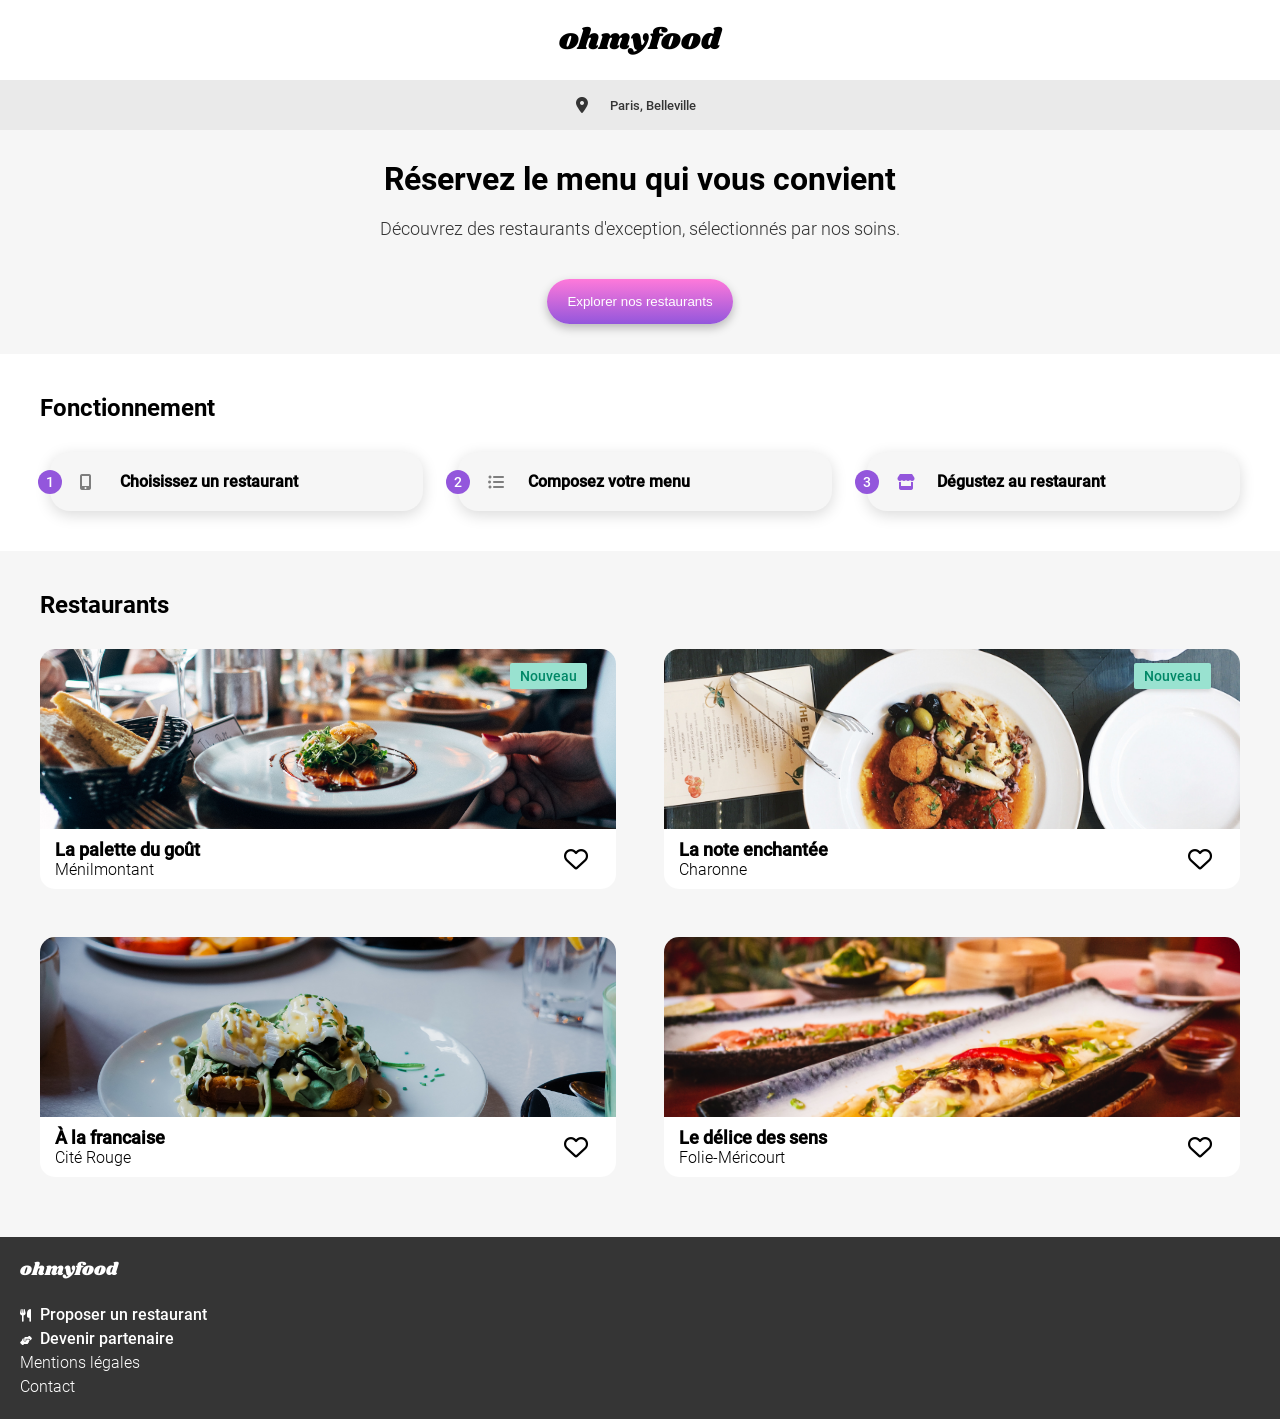
<file: index.html>
<!DOCTYPE html>
<html lang="fr">
  <head>
    <meta charset="UTF-8" />
    <meta name="viewport" content="width=device-width, initial-scale=1.0" />
    <title>ohmyfood</title>

    <link rel="stylesheet" href="./assets/styles/styles.css" />

    <link
      rel="stylesheet"
      href="https://cdnjs.cloudflare.com/ajax/libs/font-awesome/6.4.0/css/all.min.css"
      integrity="sha512-iecdLmaskl7CVkqkXNQ/ZH/XLlvWZOJyj7Yy7tcenmpD1ypASozpmT/E0iPtmFIB46ZmdtAc9eNBvH0H/ZpiBw=="
      crossorigin="anonymous"
      referrerpolicy="no-referrer"
    />
  </head>
  <body>
    <div class="loader"></div>
    <header>
      <div class="logo-container">
        <h1>ohmyfood</h1>
      </div>
      <div class="location-container">
        <i class="fa-solid fa-location-dot"></i>
        <input type="text" id="location" placeholder="Paris, Belleville" />
      </div>
    </header>
    <main>
      <section class="intro">
        <h2>Réservez le menu qui vous convient</h2>
        <p>
          Découvrez des restaurants d'exception, sélectionnés par nos soins.
        </p>
        <button class="big-button">Explorer nos restaurants</button>
      </section>
      <section class="functioning">
        <h2>Fonctionnement</h2>
        <div class="steps">
          <div class="step-1 step">
            <span>1</span>
            <i class="fa-solid fa-mobile-screen-button"></i>
            <h3>Choisissez un restaurant</h3>
          </div>
          <div class="step-2 step">
            <span>2</span>
            <i class="fa-solid fa-list-ul"></i>
            <h3>Composez votre menu</h3>
          </div>
          <div class="step-1 step">
            <span>3</span>
            <i class="fa-solid fa-store"></i>
            <h3>Dégustez au restaurant</h3>
          </div>
        </div>
      </section>
      <section class="restaurants">
        <h2>Restaurants</h2>
        <div class="cards-container">
          <a href="./pages/palette-du-goût.html">
            <div class="card card-1">
              <div class="img-container">
                <span class="new">Nouveau</span>
              </div>
              <div class="content">
                <div class="content-txt">
                  <h3 class="restaurant-name">La palette du goût</h3>
                  <p class="restaurant-location">Ménilmontant</p>
                </div>
                <span class="like">
                  <i class="fa-regular fa-heart empty"></i>
                  <i class="fa-solid fa-heart full"></i>
                </span>
              </div>
            </div>
          </a>
          <a href="./pages/note-enchantée.html">
            <div class="card card-2">
              <div class="img-container">
                <span class="new">Nouveau</span>
              </div>
              <div class="content">
                <div class="content-txt">
                  <h3 class="restaurant-name">La note enchantée</h3>
                  <p class="restaurant-location">Charonne</p>
                </div>
                <span class="like">
                  <i class="fa-regular fa-heart empty"></i>
                  <i class="fa-solid fa-heart full"></i>
                </span>
              </div>
            </div>
          </a>
          <a href="./pages/francaise.html">
            <div class="card card-3">
              <div class="img-container"></div>
              <div class="content">
                <div class="content-txt">
                  <h3 class="restaurant-name">À la francaise</h3>
                  <p class="restaurant-location">Cité Rouge</p>
                </div>
                <span class="like">
                  <i class="fa-regular fa-heart empty"></i>
                  <i class="fa-solid fa-heart full"></i>
                </span>
              </div>
            </div>
          </a>
          <a href="./pages/délice-des-sens.html">
            <div class="card card-4">
              <div class="img-container"></div>
              <div class="content">
                <div class="content-txt">
                  <h3 class="restaurant-name">Le délice des sens</h3>
                  <p class="restaurant-location">Folie-Méricourt</p>
                </div>
                <span class="like">
                  <i class="fa-regular fa-heart empty"></i>
                  <i class="fa-solid fa-heart full"></i>
                </span>
              </div>
            </div>
          </a>
        </div>
      </section>
    </main>
    <footer>
      <h2>ohmyfood</h2>
      <ul>
        <li>
          <a href="#">
            <i class="fa-solid fa-utensils"></i>Proposer un restaurant
          </a>
        </li>
        <li>
          <a href="#">
            <i class="fa-solid fa-handshake-angle"></i>Devenir partenaire
          </a>
        </li>
        <li>
          <a href="#">Mentions légales</a>
        </li>
        <li>
          <a href="mailto:ohmyfood@hotmail.fr">Contact</a>
        </li>
      </ul>
    </footer>
  </body>
</html>
</file>
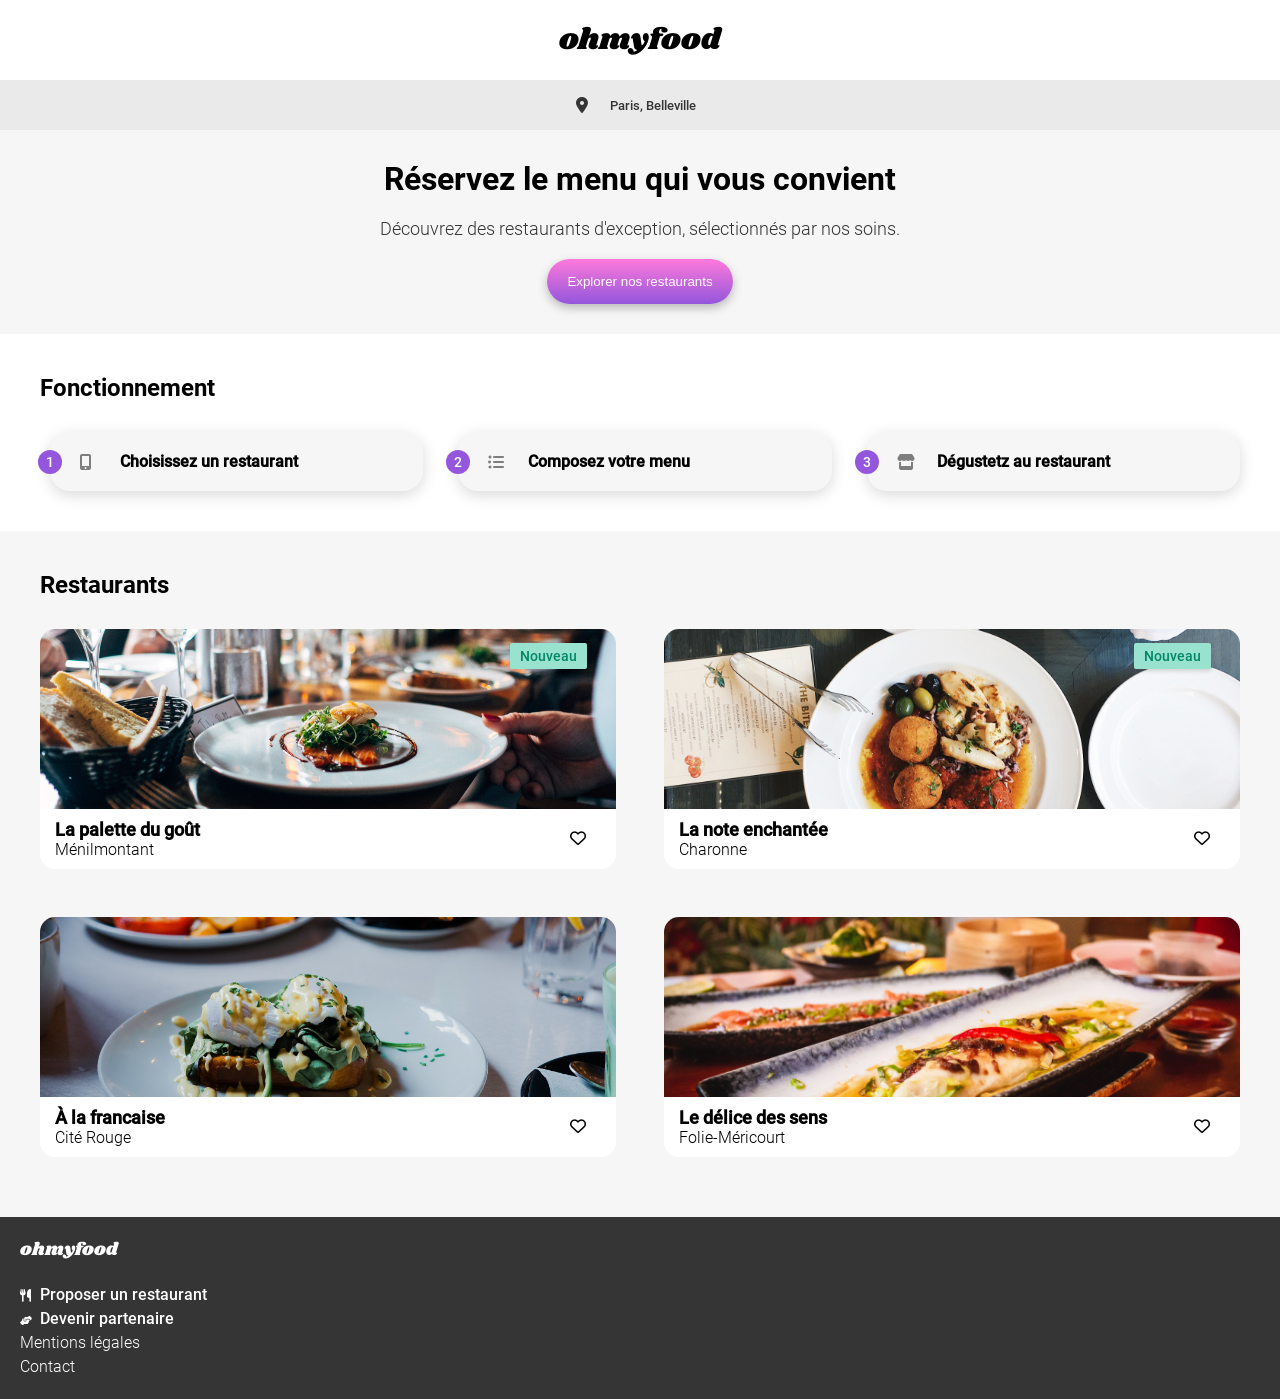
<file: Projet 3 ohmyfood/index.html>
<!DOCTYPE html>
<html lang="fr">
  <head>
    <meta charset="UTF-8" />
    <meta name="viewport" content="width=device-width, initial-scale=1.0" />
    <title>ohmyfood</title>

    <link rel="stylesheet" href="./assets/styles/styles.css" />

    <link
      rel="stylesheet"
      href="https://cdnjs.cloudflare.com/ajax/libs/font-awesome/6.4.0/css/all.min.css"
      integrity="sha512-iecdLmaskl7CVkqkXNQ/ZH/XLlvWZOJyj7Yy7tcenmpD1ypASozpmT/E0iPtmFIB46ZmdtAc9eNBvH0H/ZpiBw=="
      crossorigin="anonymous"
      referrerpolicy="no-referrer"
    />
  </head>
  <body>
    <header>
      <div class="logo-container">
        <h1>ohmyfood</h1>
      </div>
      <div class="location-container">
        <i class="fa-solid fa-location-dot"></i>
        <input type="text" id="location" placeholder="Paris, Belleville" />
      </div>
    </header>
    <main>
      <section class="intro">
        <h2>Réservez le menu qui vous convient</h2>
        <p>
          Découvrez des restaurants d'exception, sélectionnés par nos soins.
        </p>
        <button>Explorer nos restaurants</button>
      </section>
      <section class="functioning">
        <h2>Fonctionnement</h2>
        <div class="steps">
          <div class="step-1 step">
            <span>1</span>
            <i class="fa-solid fa-mobile-screen-button"></i>
            <h3>Choisissez un restaurant</h3>
          </div>
          <div class="step-2 step">
            <span>2</span>
            <i class="fa-solid fa-list-ul"></i>
            <h3>Composez votre menu</h3>
          </div>
          <div class="step-1 step">
            <span>3</span>
            <i class="fa-solid fa-store"></i>
            <h3>Dégustetz au restaurant</h3>
          </div>
        </div>
      </section>
      <section class="restaurants">
        <h2>Restaurants</h2>
        <div class="cards-container">
          <a href="./pages/La palette du goût.html">
            <div class="card card-1">
              <div class="img-container">
                <div class="new">Nouveau</div>
              </div>
              <div class="content">
                <div class="content-txt">
                  <h3 class="restaurant-name">La palette du goût</h3>
                  <p class="restaurant-location">Ménilmontant</p>
                </div>
                <div class="like"><i class="fa-regular fa-heart"></i></div>
              </div>
            </div>
          </a>
          <a href="./pages/La note enchantée.html">
            <div class="card card-2">
              <div class="img-container">
                <div class="new">Nouveau</div>
              </div>
              <div class="content">
                <div class="content-txt">
                  <h3 class="restaurant-name">La note enchantée</h3>
                  <p class="restaurant-location">Charonne</p>
                </div>
                <div class="like"><i class="fa-regular fa-heart"></i></div>
              </div>
            </div>
          </a>
          <a href="./pages/À la française.html">
            <div class="card card-3">
              <div class="img-container"></div>
              <div class="content">
                <div class="content-txt">
                  <h3 class="restaurant-name">À la francaise</h3>
                  <p class="restaurant-location">Cité Rouge</p>
                </div>
                <div class="like"><i class="fa-regular fa-heart"></i></div>
              </div>
            </div>
          </a>
          <a href="./pages/Le délice des sens.html">
            <div class="card card-4">
              <div class="img-container"></div>
              <div class="content">
                <div class="content-txt">
                  <h3 class="restaurant-name">Le délice des sens</h3>
                  <p class="restaurant-location">Folie-Méricourt</p>
                </div>
                <div class="like"><i class="fa-regular fa-heart"></i></div>
              </div>
            </div>
          </a>
        </div>
      </section>
    </main>
    <footer>
      <h2>ohmyfood</h2>
      <ul>
        <li>
          <a href="#"
            ><i class="fa-solid fa-utensils"></i>Proposer un restaurant</a
          >
        </li>
        <li>
          <a href="#"
            ><i class="fa-solid fa-handshake-angle"></i>Devenir partenaire</a
          >
        </li>
        <li><a href="#">Mentions légales</a></li>
        <li>
          <a href="#mailto:ohmyfood@hotmail.fr">Contact</a>
        </li>
      </ul>
    </footer>
  </body>
</html>
</file>
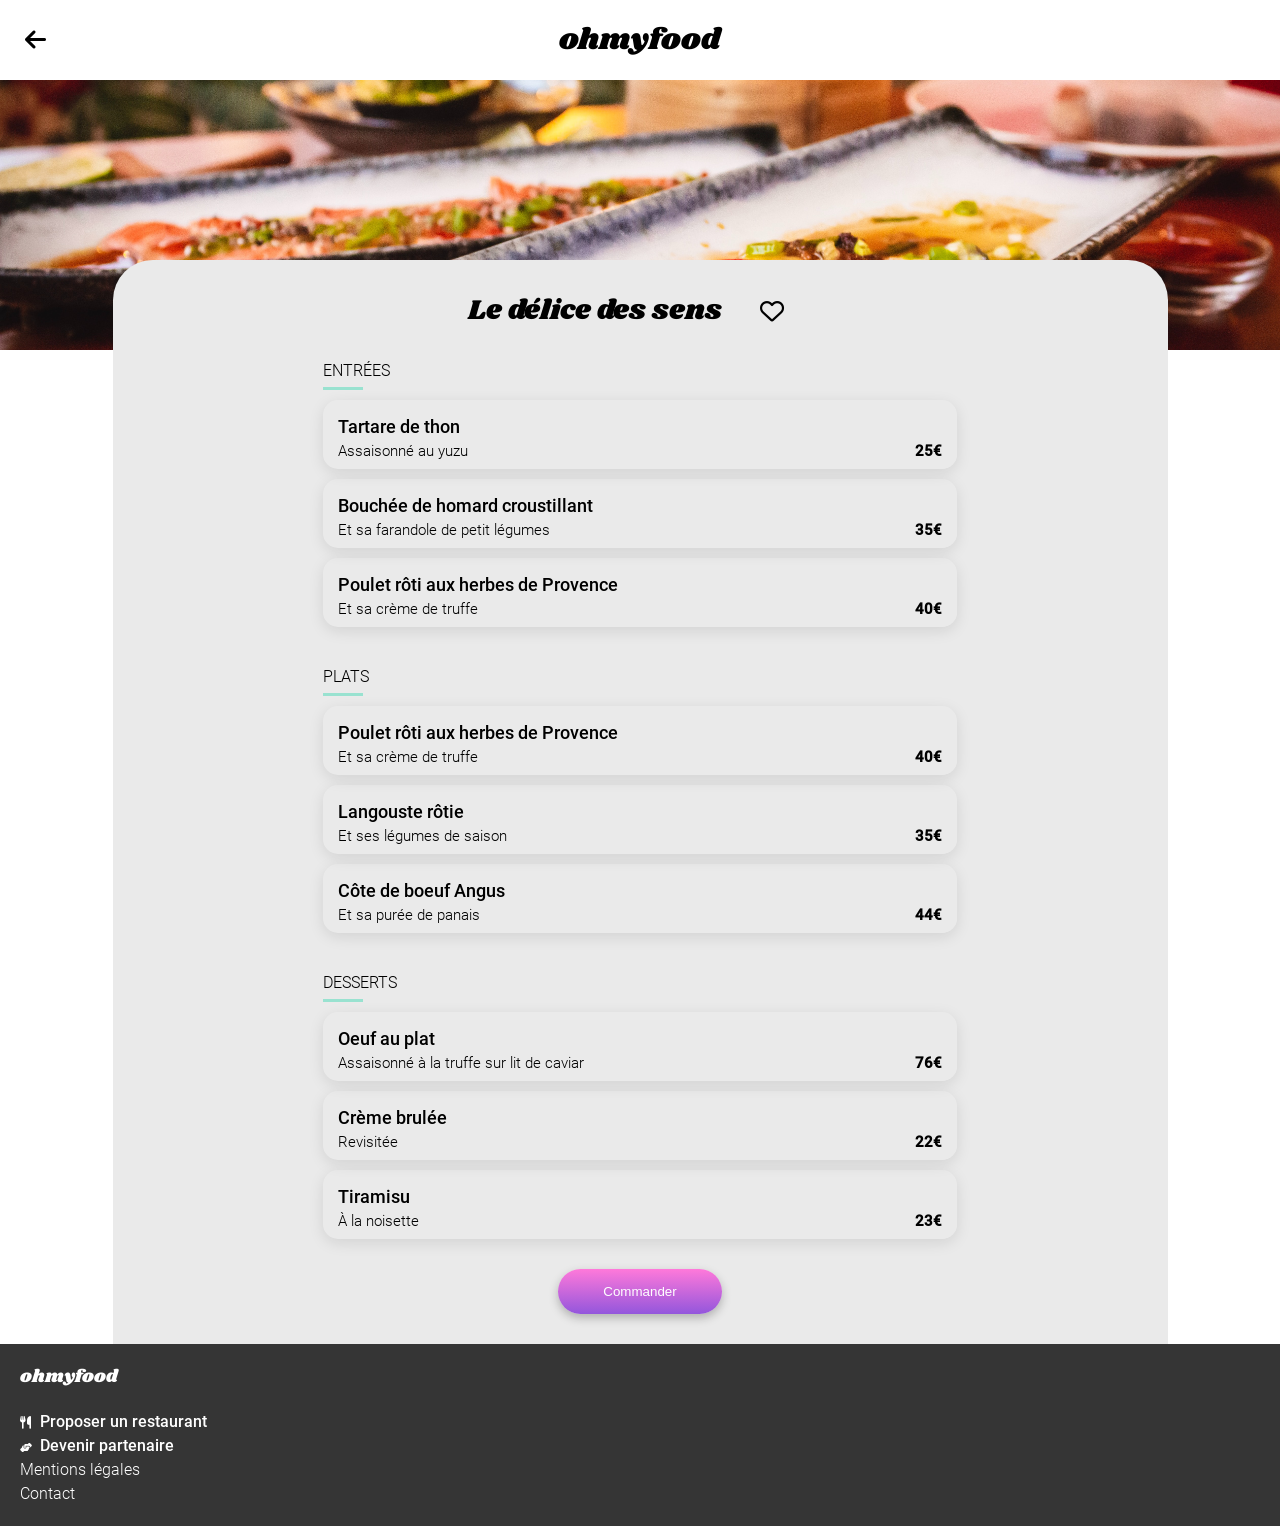
<file: pages/délice-des-sens.html>
<!DOCTYPE html>
<html lang="fr">
  <head>
    <meta charset="UTF-8" />
    <meta name="viewport" content="width=device-width, initial-scale=1.0" />
    <title>Le délice des sens</title>

    <link rel="stylesheet" href="../assets/styles/styles.css" />

    <link
      rel="stylesheet"
      href="https://cdnjs.cloudflare.com/ajax/libs/font-awesome/6.4.0/css/all.min.css"
      integrity="sha512-iecdLmaskl7CVkqkXNQ/ZH/XLlvWZOJyj7Yy7tcenmpD1ypASozpmT/E0iPtmFIB46ZmdtAc9eNBvH0H/ZpiBw=="
      crossorigin="anonymous"
      referrerpolicy="no-referrer"
    />
  </head>
  <body>
    <header>
      <div class="logo-container">
        <div class="go-back">
          <a href="../index.html">
            <i class="fa-solid fa-arrow-left"></i>
          </a>
        </div>
        <h1>ohmyfood</h1>
      </div>
      <div class="img-container">
        <div class="img-delice"></div>
      </div>
    </header>
    <main>
      <section class="menu">
        <div class="restaurant-name">
          <h2>Le délice des sens</h2>
          <button class="like">
            <i class="fa-regular fa-heart empty"></i>
            <i class="fa-solid fa-heart full"></i>
          </button>
        </div>
        <div class="starters">
          <h4>Entrées</h4>
          <div class="meal">
            <div class="meal-txt">
              <h3 class="meal-name">Tartare de thon</h3>
              <p class="meal-add">Assaisonné au yuzu</p>
            </div>
            <div class="meal-check">
              <span class="meal-price">25€</span>
              <div class="meal-checked">
                <i class="fa-sharp fa-solid fa-circle-check"></i>
              </div>
            </div>
          </div>
          <div class="meal">
            <div class="meal-txt">
              <h3 class="meal-name">Bouchée de homard croustillant</h3>
              <p class="meal-add">Et sa farandole de petit légumes</p>
            </div>
            <div class="meal-check">
              <span class="meal-price">35€</span>
              <div class="meal-checked">
                <i class="fa-sharp fa-solid fa-circle-check"></i>
              </div>
            </div>
          </div>
          <div class="meal">
            <div class="meal-txt">
              <h3 class="meal-name">Poulet rôti aux herbes de Provence</h3>
              <p class="meal-add">Et sa crème de truffe</p>
            </div>
            <div class="meal-check">
              <span class="meal-price">40€</span>
              <div class="meal-checked">
                <i class="fa-sharp fa-solid fa-circle-check"></i>
              </div>
            </div>
          </div>
        </div>
        <div class="dishes">
          <h4>Plats</h4>
          <div class="meal">
            <div class="meal-txt">
              <h3 class="meal-name">Poulet rôti aux herbes de Provence</h3>
              <p class="meal-add">Et sa crème de truffe</p>
            </div>
            <div class="meal-check">
              <span class="meal-price">40€</span>
              <div class="meal-checked">
                <i class="fa-sharp fa-solid fa-circle-check"></i>
              </div>
            </div>
          </div>
          <div class="meal">
            <div class="meal-txt">
              <h3 class="meal-name">Langouste rôtie</h3>
              <p class="meal-add">Et ses légumes de saison</p>
            </div>
            <div class="meal-check">
              <span class="meal-price">35€</span>
              <div class="meal-checked">
                <i class="fa-sharp fa-solid fa-circle-check"></i>
              </div>
            </div>
          </div>
          <div class="meal">
            <div class="meal-txt">
              <h3 class="meal-name">Côte de boeuf Angus</h3>
              <p class="meal-add">Et sa purée de panais</p>
            </div>
            <div class="meal-check">
              <span class="meal-price">44€</span>
              <div class="meal-checked">
                <i class="fa-sharp fa-solid fa-circle-check"></i>
              </div>
            </div>
          </div>
        </div>
        <div class="desserts">
          <h4>Desserts</h4>
          <div class="meal">
            <div class="meal-txt">
              <h3 class="meal-name">Oeuf au plat</h3>
              <p class="meal-add">Assaisonné à la truffe sur lit de caviar</p>
            </div>
            <div class="meal-check">
              <span class="meal-price">76€</span>
              <div class="meal-checked">
                <i class="fa-sharp fa-solid fa-circle-check"></i>
              </div>
            </div>
          </div>
          <div class="meal">
            <div class="meal-txt">
              <h3 class="meal-name">Crème brulée</h3>
              <p class="meal-add">Revisitée</p>
            </div>
            <div class="meal-check">
              <span class="meal-price">22€</span>
              <div class="meal-checked">
                <i class="fa-sharp fa-solid fa-circle-check"></i>
              </div>
            </div>
          </div>
          <div class="meal">
            <div class="meal-txt">
              <h3 class="meal-name">Tiramisu</h3>
              <p class="meal-add">À la noisette</p>
            </div>
            <div class="meal-check">
              <span class="meal-price">23€</span>
              <div class="meal-checked">
                <i class="fa-sharp fa-solid fa-circle-check"></i>
              </div>
            </div>
          </div>
        </div>
        <button class="big-button">Commander</button>
      </section>
    </main>
    <footer>
      <h2>ohmyfood</h2>
      <ul>
        <li>
          <a href="#"
            ><i class="fa-solid fa-utensils"></i>Proposer un restaurant</a
          >
        </li>
        <li>
          <a href="#"
            ><i class="fa-solid fa-handshake-angle"></i>Devenir partenaire</a
          >
        </li>
        <li><a href="#">Mentions légales</a></li>
        <li>
          <a href="#mailto:ohmyfood@hotmail.fr">Contact</a>
        </li>
      </ul>
    </footer>
  </body>
</html>
</file>
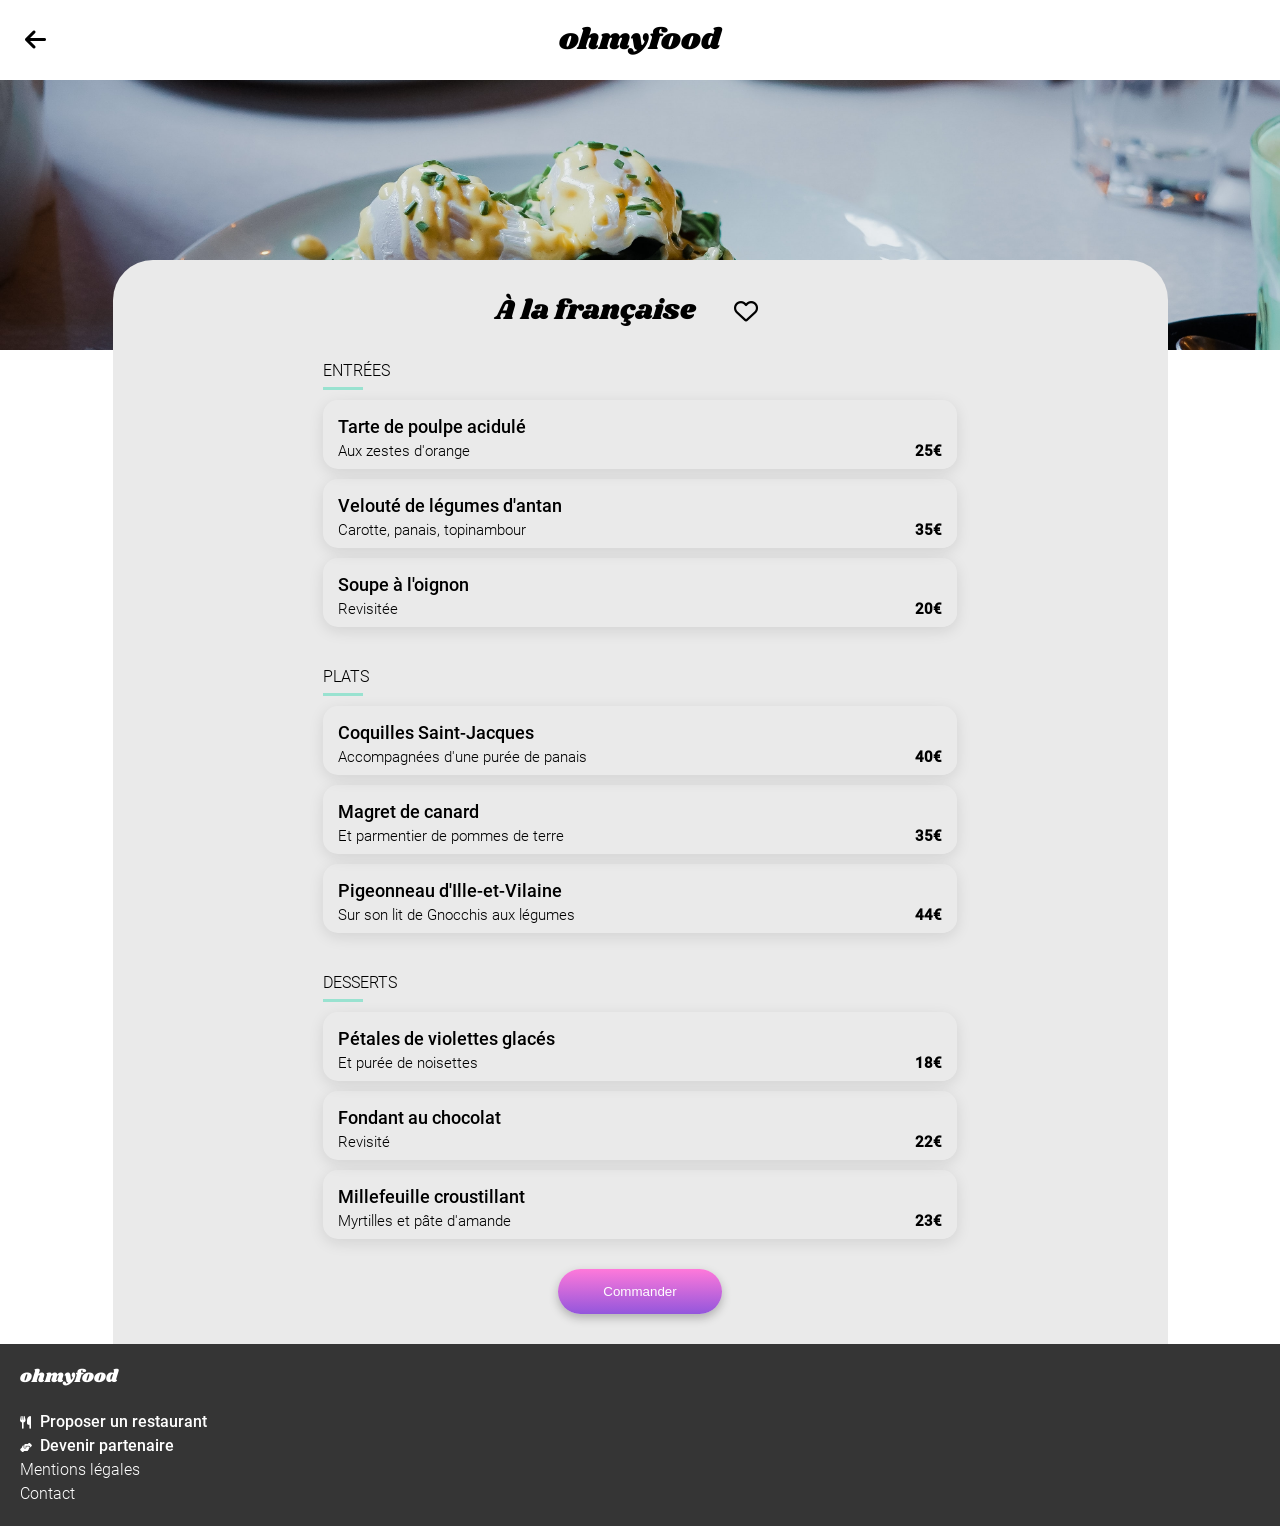
<file: pages/francaise.html>
<!DOCTYPE html>
<html lang="fr">
  <head>
    <meta charset="UTF-8" />
    <meta name="viewport" content="width=device-width, initial-scale=1.0" />
    <title>À la française</title>

    <link rel="stylesheet" href="../assets/styles/styles.css" />

    <link
      rel="stylesheet"
      href="https://cdnjs.cloudflare.com/ajax/libs/font-awesome/6.4.0/css/all.min.css"
      integrity="sha512-iecdLmaskl7CVkqkXNQ/ZH/XLlvWZOJyj7Yy7tcenmpD1ypASozpmT/E0iPtmFIB46ZmdtAc9eNBvH0H/ZpiBw=="
      crossorigin="anonymous"
      referrerpolicy="no-referrer"
    />
  </head>
  <body>
    <header>
      <div class="logo-container">
        <div class="go-back">
          <a href="../index.html">
            <i class="fa-solid fa-arrow-left"></i>
          </a>
        </div>
        <h1>ohmyfood</h1>
      </div>
      <div class="img-container">
        <div class="img-francaise"></div>
      </div>
    </header>
    <main>
      <section class="menu">
        <div class="restaurant-name">
          <h2>À la française</h2>
          <button class="like">
            <i class="fa-regular fa-heart empty"></i>
            <i class="fa-solid fa-heart full"></i>
          </button>
        </div>
        <div class="starters">
          <h4>Entrées</h4>
          <div class="meal">
            <div class="meal-txt">
              <h3 class="meal-name">Tarte de poulpe acidulé</h3>
              <p class="meal-add">Aux zestes d'orange</p>
            </div>
            <div class="meal-check">
              <span class="meal-price">25€</span>
              <div class="meal-checked">
                <i class="fa-sharp fa-solid fa-circle-check"></i>
              </div>
            </div>
          </div>
          <div class="meal">
            <div class="meal-txt">
              <h3 class="meal-name">Velouté de légumes d'antan</h3>
              <p class="meal-add">Carotte, panais, topinambour</p>
            </div>
            <div class="meal-check">
              <span class="meal-price">35€</span>
              <div class="meal-checked">
                <i class="fa-sharp fa-solid fa-circle-check"></i>
              </div>
            </div>
          </div>
          <div class="meal">
            <div class="meal-txt">
              <h3 class="meal-name">Soupe à l'oignon</h3>
              <p class="meal-add">Revisitée</p>
            </div>
            <div class="meal-check">
              <span class="meal-price">20€</span>
              <div class="meal-checked">
                <i class="fa-sharp fa-solid fa-circle-check"></i>
              </div>
            </div>
          </div>
        </div>
        <div class="dishes">
          <h4>Plats</h4>
          <div class="meal">
            <div class="meal-txt">
              <h3 class="meal-name">Coquilles Saint-Jacques</h3>
              <p class="meal-add">Accompagnées d'une purée de panais</p>
            </div>
            <div class="meal-check">
              <span class="meal-price">40€</span>
              <div class="meal-checked">
                <i class="fa-sharp fa-solid fa-circle-check"></i>
              </div>
            </div>
          </div>
          <div class="meal">
            <div class="meal-txt">
              <h3 class="meal-name">Magret de canard</h3>
              <p class="meal-add">Et parmentier de pommes de terre</p>
            </div>
            <div class="meal-check">
              <span class="meal-price">35€</span>
              <div class="meal-checked">
                <i class="fa-sharp fa-solid fa-circle-check"></i>
              </div>
            </div>
          </div>
          <div class="meal">
            <div class="meal-txt">
              <h3 class="meal-name">Pigeonneau d'Ille-et-Vilaine</h3>
              <p class="meal-add">Sur son lit de Gnocchis aux légumes</p>
            </div>
            <div class="meal-check">
              <span class="meal-price">44€</span>
              <div class="meal-checked">
                <i class="fa-sharp fa-solid fa-circle-check"></i>
              </div>
            </div>
          </div>
        </div>
        <div class="desserts">
          <h4>Desserts</h4>
          <div class="meal">
            <div class="meal-txt">
              <h3 class="meal-name">Pétales de violettes glacés</h3>
              <p class="meal-add">Et purée de noisettes</p>
            </div>
            <div class="meal-check">
              <span class="meal-price">18€</span>
              <div class="meal-checked">
                <i class="fa-sharp fa-solid fa-circle-check"></i>
              </div>
            </div>
          </div>
          <div class="meal">
            <div class="meal-txt">
              <h3 class="meal-name">Fondant au chocolat</h3>
              <p class="meal-add">Revisité</p>
            </div>
            <div class="meal-check">
              <span class="meal-price">22€</span>
              <div class="meal-checked">
                <i class="fa-sharp fa-solid fa-circle-check"></i>
              </div>
            </div>
          </div>
          <div class="meal">
            <div class="meal-txt">
              <h3 class="meal-name">Millefeuille croustillant</h3>
              <p class="meal-add">Myrtilles et pâte d'amande</p>
            </div>
            <div class="meal-check">
              <span class="meal-price">23€</span>
              <div class="meal-checked">
                <i class="fa-sharp fa-solid fa-circle-check"></i>
              </div>
            </div>
          </div>
        </div>
        <button class="big-button">Commander</button>
      </section>
    </main>
    <footer>
      <h2>ohmyfood</h2>
      <ul>
        <li>
          <a href="#"
            ><i class="fa-solid fa-utensils"></i>Proposer un restaurant</a
          >
        </li>
        <li>
          <a href="#"
            ><i class="fa-solid fa-handshake-angle"></i>Devenir partenaire</a
          >
        </li>
        <li><a href="#">Mentions légales</a></li>
        <li>
          <a href="#mailto:ohmyfood@hotmail.fr">Contact</a>
        </li>
      </ul>
    </footer>
  </body>
</html>
</file>
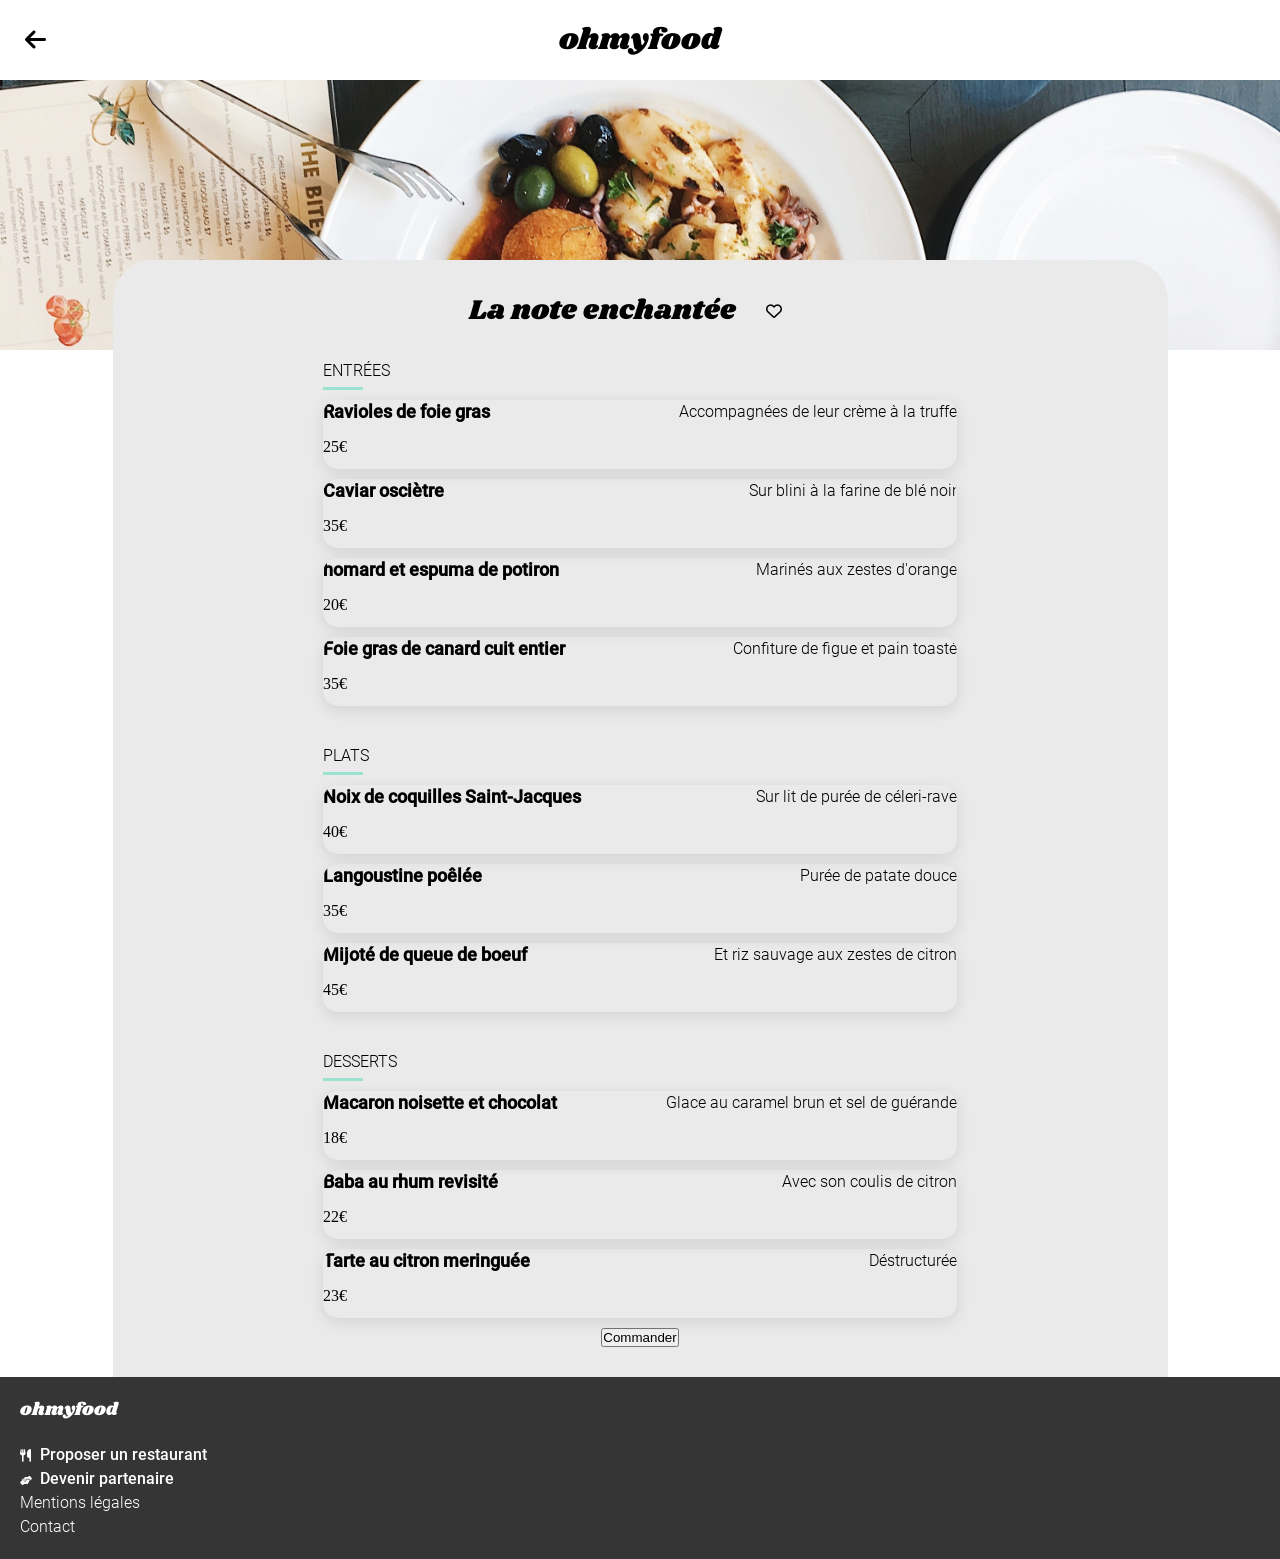
<file: pages/La note enchantée.html>
<!DOCTYPE html>
<html lang="fr">
  <head>
    <meta charset="UTF-8" />
    <meta name="viewport" content="width=device-width, initial-scale=1.0" />
    <title>La note enchantée</title>

    <link rel="stylesheet" href="../assets/styles/styles.css" />

    <link
      rel="stylesheet"
      href="https://cdnjs.cloudflare.com/ajax/libs/font-awesome/6.4.0/css/all.min.css"
      integrity="sha512-iecdLmaskl7CVkqkXNQ/ZH/XLlvWZOJyj7Yy7tcenmpD1ypASozpmT/E0iPtmFIB46ZmdtAc9eNBvH0H/ZpiBw=="
      crossorigin="anonymous"
      referrerpolicy="no-referrer"
    />
  </head>
  <body>
    <header>
      <div class="logo-container">
        <div class="go-back">
          <a href="../index.html">
            <i class="fa-solid fa-arrow-left"></i>
          </a>
        </div>
        <h1>ohmyfood</h1>
      </div>
      <div class="img-container">
        <div class="img-note"></div>
      </div>
    </header>
    <main>
      <section class="menu">
        <div class="restaurant-name">
          <h2>La note enchantée</h2>
          <i class="fa-regular fa-heart"></i>
        </div>
        <div class="starters">
          <h4>Entrées</h4>
          <div class="meal">
            <h3 class="meal-name">Ravioles de foie gras</h3>
            <p class="meal-add">Accompagnées de leur crème à la truffe</p>
            <span class="meal-price">25€</span>
          </div>
          <div class="meal">
            <h3 class="meal-name">Caviar osciètre</h3>
            <p class="meal-add">Sur blini à la farine de blé noir</p>
            <span class="meal-price">35€</span>
          </div>
          <div class="meal">
            <h3 class="meal-name">homard et espuma de potiron</h3>
            <p class="meal-add">Marinés aux zestes d'orange</p>
            <span class="meal-price">20€</span>
          </div>
          <div class="meal">
            <h3 class="meal-name">Foie gras de canard cuit entier</h3>
            <p class="meal-add">Confiture de figue et pain toasté</p>
            <span class="meal-price">35€</span>
          </div>
        </div>
        <div class="dishes">
          <h4>Plats</h4>
          <div class="meal">
            <h3 class="meal-name">Noix de coquilles Saint-Jacques</h3>
            <p class="meal-add">Sur lit de purée de céleri-rave</p>
            <span class="meal-price">40€</span>
          </div>
          <div class="meal">
            <h3 class="meal-name">Langoustine poêlée</h3>
            <p class="meal-add">Purée de patate douce</p>
            <span class="meal-price">35€</span>
          </div>
          <div class="meal">
            <h3 class="meal-name">Mijoté de queue de boeuf</h3>
            <p class="meal-add">Et riz sauvage aux zestes de citron</p>
            <span class="meal-price">45€</span>
          </div>
        </div>
        <div class="desserts">
          <h4>Desserts</h4>
          <div class="meal">
            <h3 class="meal-name">Macaron noisette et chocolat</h3>
            <p class="meal-add">Glace au caramel brun et sel de guérande</p>
            <span class="meal-price">18€</span>
          </div>
          <div class="meal">
            <h3 class="meal-name">Baba au rhum revisité</h3>
            <p class="meal-add">Avec son coulis de citron</p>
            <span class="meal-price">22€</span>
          </div>
          <div class="meal">
            <h3 class="meal-name">Tarte au citron meringuée</h3>
            <p class="meal-add">Déstructurée</p>
            <span class="meal-price">23€</span>
          </div>
        </div>
        <button>Commander</button>
      </section>
    </main>
    <footer>
      <h2>ohmyfood</h2>
      <ul>
        <li>
          <a href="#"
            ><i class="fa-solid fa-utensils"></i>Proposer un restaurant</a
          >
        </li>
        <li>
          <a href="#"
            ><i class="fa-solid fa-handshake-angle"></i>Devenir partenaire</a
          >
        </li>
        <li><a href="#">Mentions légales</a></li>
        <li>
          <a href="#mailto:ohmyfood@hotmail.fr">Contact</a>
        </li>
      </ul>
    </footer>
  </body>
</html>
</file>
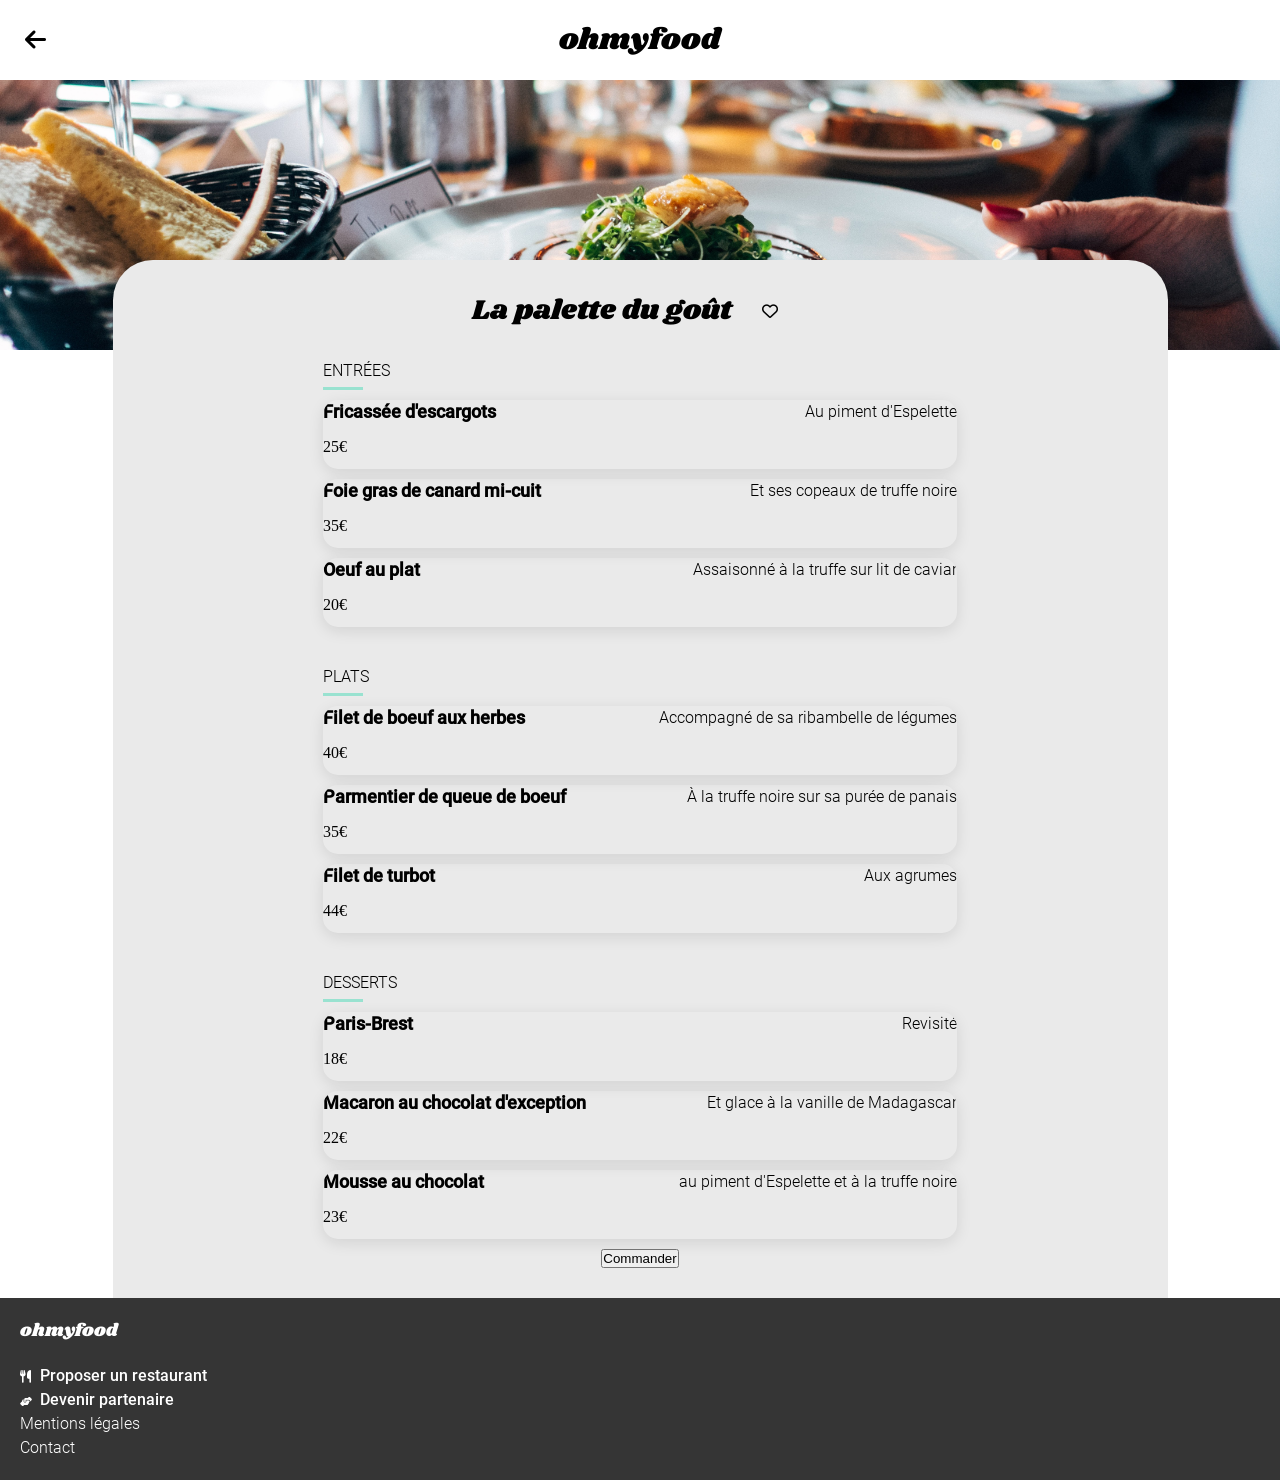
<file: pages/La palette du goût.html>
<!DOCTYPE html>
<html lang="fr">
  <head>
    <meta charset="UTF-8" />
    <meta name="viewport" content="width=device-width, initial-scale=1.0" />
    <title>La palette du goût</title>

    <link rel="stylesheet" href="../assets/styles/styles.css" />

    <link
      rel="stylesheet"
      href="https://cdnjs.cloudflare.com/ajax/libs/font-awesome/6.4.0/css/all.min.css"
      integrity="sha512-iecdLmaskl7CVkqkXNQ/ZH/XLlvWZOJyj7Yy7tcenmpD1ypASozpmT/E0iPtmFIB46ZmdtAc9eNBvH0H/ZpiBw=="
      crossorigin="anonymous"
      referrerpolicy="no-referrer"
    />
  </head>
  <body>
    <header>
      <div class="logo-container">
        <div class="go-back">
          <a href="../index.html">
            <i class="fa-solid fa-arrow-left"></i>
          </a>
        </div>
        <h1>ohmyfood</h1>
      </div>
      <div class="img-container">
        <div class="img-palette"></div>
      </div>
    </header>
    <main>
      <section class="menu">
        <div class="restaurant-name">
          <h2>La palette du goût</h2>
          <i class="fa-regular fa-heart"></i>
        </div>
        <div class="starters">
          <h4>Entrées</h4>
          <div class="meal">
            <h3 class="meal-name">Fricassée d'escargots</h3>
            <p class="meal-add">Au piment d'Espelette</p>
            <span class="meal-price">25€</span>
          </div>
          <div class="meal">
            <h3 class="meal-name">Foie gras de canard mi-cuit</h3>
            <p class="meal-add">Et ses copeaux de truffe noire</p>
            <span class="meal-price">35€</span>
          </div>
          <div class="meal">
            <h3 class="meal-name">Oeuf au plat</h3>
            <p class="meal-add">Assaisonné à la truffe sur lit de caviar</p>
            <span class="meal-price">20€</span>
          </div>
        </div>
        <div class="dishes">
          <h4>Plats</h4>
          <div class="meal">
            <h3 class="meal-name">Filet de boeuf aux herbes</h3>
            <p class="meal-add">Accompagné de sa ribambelle de légumes</p>
            <span class="meal-price">40€</span>
          </div>
          <div class="meal">
            <h3 class="meal-name">Parmentier de queue de boeuf</h3>
            <p class="meal-add">À la truffe noire sur sa purée de panais</p>
            <span class="meal-price">35€</span>
          </div>
          <div class="meal">
            <h3 class="meal-name">Filet de turbot</h3>
            <p class="meal-add">Aux agrumes</p>
            <span class="meal-price">44€</span>
          </div>
        </div>
        <div class="desserts">
          <h4>Desserts</h4>
          <div class="meal">
            <h3 class="meal-name">Paris-Brest</h3>
            <p class="meal-add">Revisité</p>
            <span class="meal-price">18€</span>
          </div>
          <div class="meal">
            <h3 class="meal-name">Macaron au chocolat d'exception</h3>
            <p class="meal-add">Et glace à la vanille de Madagascar</p>
            <span class="meal-price">22€</span>
          </div>
          <div class="meal">
            <h3 class="meal-name">Mousse au chocolat</h3>
            <p class="meal-add">au piment d'Espelette et à la truffe noire</p>
            <span class="meal-price">23€</span>
          </div>
        </div>
        <button>Commander</button>
      </section>
    </main>
    <footer>
      <h2>ohmyfood</h2>
      <ul>
        <li>
          <a href="#"
            ><i class="fa-solid fa-utensils"></i>Proposer un restaurant</a
          >
        </li>
        <li>
          <a href="#"
            ><i class="fa-solid fa-handshake-angle"></i>Devenir partenaire</a
          >
        </li>
        <li><a href="#">Mentions légales</a></li>
        <li>
          <a href="#mailto:ohmyfood@hotmail.fr">Contact</a>
        </li>
      </ul>
    </footer>
  </body>
</html>
</file>
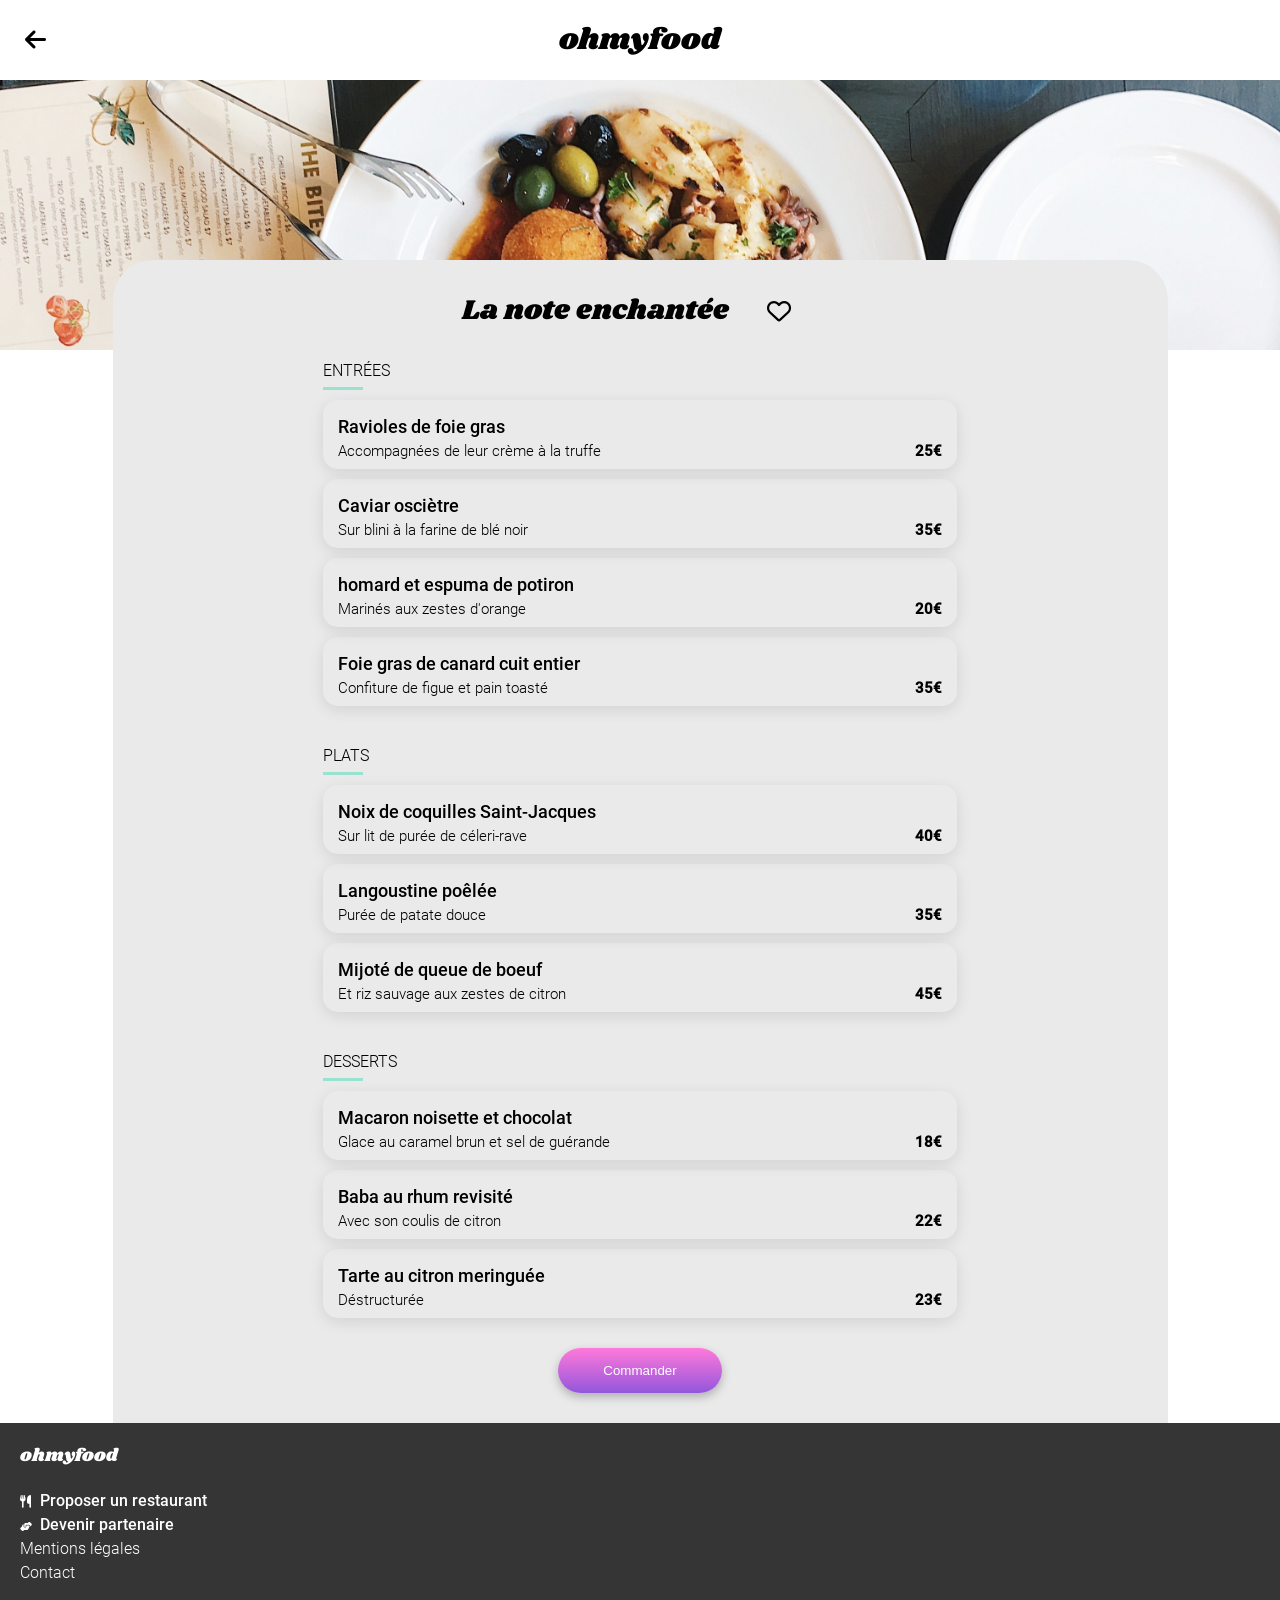
<file: pages/Lanoteenchantée.html>
<!DOCTYPE html>
<html lang="fr">
  <head>
    <meta charset="UTF-8" />
    <meta name="viewport" content="width=device-width, initial-scale=1.0" />
    <title>La note enchantée</title>

    <link rel="stylesheet" href="../assets/styles/styles.css" />

    <link
      rel="stylesheet"
      href="https://cdnjs.cloudflare.com/ajax/libs/font-awesome/6.4.0/css/all.min.css"
      integrity="sha512-iecdLmaskl7CVkqkXNQ/ZH/XLlvWZOJyj7Yy7tcenmpD1ypASozpmT/E0iPtmFIB46ZmdtAc9eNBvH0H/ZpiBw=="
      crossorigin="anonymous"
      referrerpolicy="no-referrer"
    />
  </head>
  <body>
    <header>
      <div class="logo-container">
        <div class="go-back">
          <a href="../index.html">
            <i class="fa-solid fa-arrow-left"></i>
          </a>
        </div>
        <h1>ohmyfood</h1>
      </div>
      <div class="img-container">
        <div class="img-note"></div>
      </div>
    </header>
    <main>
      <section class="menu">
        <div class="restaurant-name">
          <h2>La note enchantée</h2>
          <button class="like">
            <i class="fa-regular fa-heart empty"></i>
            <i class="fa-solid fa-heart full"></i>
          </button>
        </div>
        <div class="starters">
          <h4>Entrées</h4>
          <div class="meal">
            <div class="meal-txt">
              <h3 class="meal-name">Ravioles de foie gras</h3>
              <p class="meal-add">Accompagnées de leur crème à la truffe</p>
            </div>
            <div class="meal-check">
              <span class="meal-price">25€</span>
              <div class="meal-checked">
                <i class="fa-sharp fa-solid fa-circle-check"></i>
              </div>
            </div>
          </div>
          <div class="meal">
            <div class="meal-txt">
              <h3 class="meal-name">Caviar osciètre</h3>
              <p class="meal-add">Sur blini à la farine de blé noir</p>
            </div>
            <div class="meal-check">
              <span class="meal-price">35€</span>
              <div class="meal-checked">
                <i class="fa-sharp fa-solid fa-circle-check"></i>
              </div>
            </div>
          </div>
          <div class="meal">
            <div class="meal-txt">
              <h3 class="meal-name">homard et espuma de potiron</h3>
              <p class="meal-add">Marinés aux zestes d'orange</p>
            </div>
            <div class="meal-check">
              <span class="meal-price">20€</span>
              <div class="meal-checked">
                <i class="fa-sharp fa-solid fa-circle-check"></i>
              </div>
            </div>
          </div>
          <div class="meal">
            <div class="meal-txt">
              <h3 class="meal-name">Foie gras de canard cuit entier</h3>
              <p class="meal-add">Confiture de figue et pain toasté</p>
            </div>
            <div class="meal-check">
              <span class="meal-price">35€</span>
              <div class="meal-checked">
                <i class="fa-sharp fa-solid fa-circle-check"></i>
              </div>
            </div>
          </div>
        </div>
        <div class="dishes">
          <h4>Plats</h4>
          <div class="meal">
            <div class="meal-txt">
              <h3 class="meal-name">Noix de coquilles Saint-Jacques</h3>
              <p class="meal-add">Sur lit de purée de céleri-rave</p>
            </div>
            <div class="meal-check">
              <span class="meal-price">40€</span>
              <div class="meal-checked">
                <i class="fa-sharp fa-solid fa-circle-check"></i>
              </div>
            </div>
          </div>
          <div class="meal">
            <div class="meal-txt">
              <h3 class="meal-name">Langoustine poêlée</h3>
              <p class="meal-add">Purée de patate douce</p>
            </div>
            <div class="meal-check">
              <span class="meal-price">35€</span>
              <div class="meal-checked">
                <i class="fa-sharp fa-solid fa-circle-check"></i>
              </div>
            </div>
          </div>
          <div class="meal">
            <div class="meal-txt">
              <h3 class="meal-name">Mijoté de queue de boeuf</h3>
              <p class="meal-add">Et riz sauvage aux zestes de citron</p>
            </div>
            <div class="meal-check">
              <span class="meal-price">45€</span>
              <div class="meal-checked">
                <i class="fa-sharp fa-solid fa-circle-check"></i>
              </div>
            </div>
          </div>
        </div>
        <div class="desserts">
          <h4>Desserts</h4>
          <div class="meal">
            <div class="meal-txt">
              <h3 class="meal-name">Macaron noisette et chocolat</h3>
              <p class="meal-add">Glace au caramel brun et sel de guérande</p>
            </div>
            <div class="meal-check">
              <span class="meal-price">18€</span>
              <div class="meal-checked">
                <i class="fa-sharp fa-solid fa-circle-check"></i>
              </div>
            </div>
          </div>
          <div class="meal">
            <div class="meal-txt">
              <h3 class="meal-name">Baba au rhum revisité</h3>
              <p class="meal-add">Avec son coulis de citron</p>
            </div>
            <div class="meal-check">
              <span class="meal-price">22€</span>
              <div class="meal-checked">
                <i class="fa-sharp fa-solid fa-circle-check"></i>
              </div>
            </div>
          </div>
          <div class="meal">
            <div class="meal-txt">
              <h3 class="meal-name">Tarte au citron meringuée</h3>
              <p class="meal-add">Déstructurée</p>
            </div>
            <div class="meal-check">
              <span class="meal-price">23€</span>
              <div class="meal-checked">
                <i class="fa-sharp fa-solid fa-circle-check"></i>
              </div>
            </div>
          </div>
        </div>
        <button class="big-button">Commander</button>
      </section>
    </main>
    <footer>
      <h2>ohmyfood</h2>
      <ul>
        <li>
          <a href="#"
            ><i class="fa-solid fa-utensils"></i>Proposer un restaurant</a
          >
        </li>
        <li>
          <a href="#"
            ><i class="fa-solid fa-handshake-angle"></i>Devenir partenaire</a
          >
        </li>
        <li><a href="#">Mentions légales</a></li>
        <li>
          <a href="#mailto:ohmyfood@hotmail.fr">Contact</a>
        </li>
      </ul>
    </footer>
  </body>
</html>
</file>
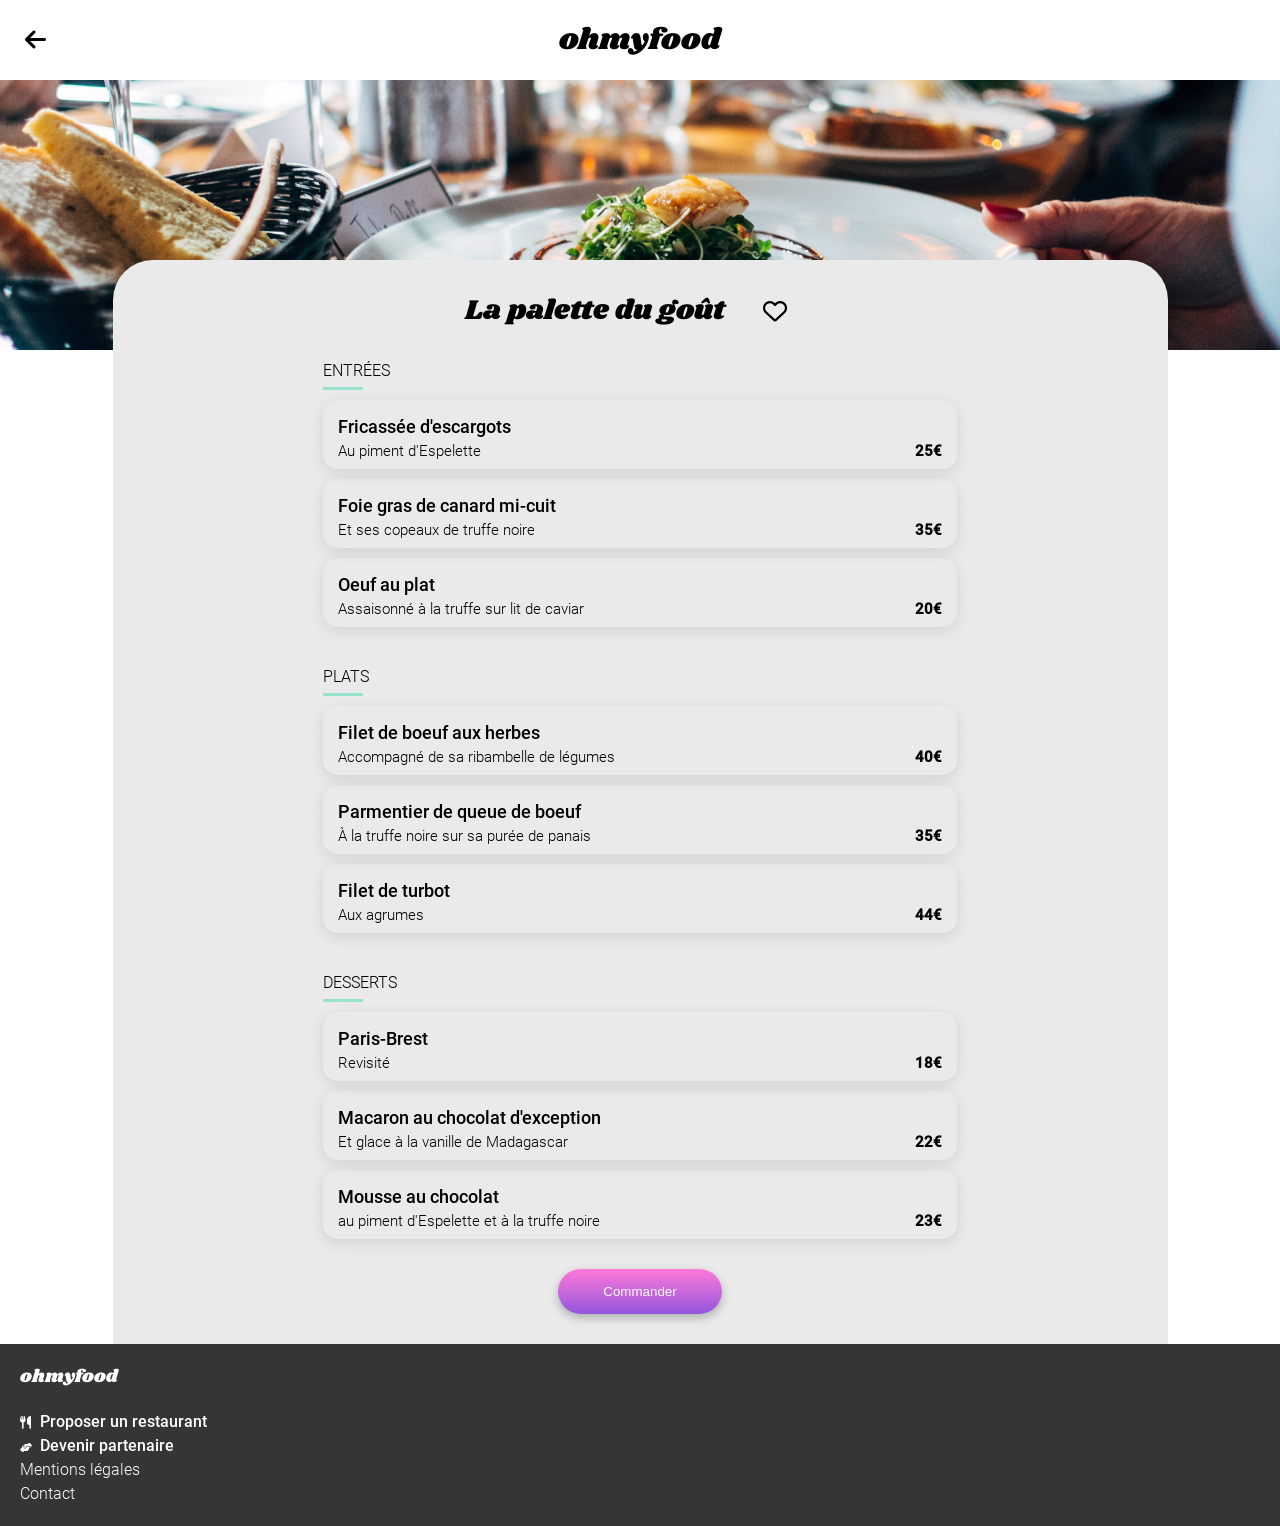
<file: pages/Lapalettedugoût.html>
<!DOCTYPE html>
<html lang="fr">
  <head>
    <meta charset="UTF-8" />
    <meta name="viewport" content="width=device-width, initial-scale=1.0" />
    <title>La palette du goût</title>

    <link rel="stylesheet" href="../assets/styles/styles.css" />

    <link
      rel="stylesheet"
      href="https://cdnjs.cloudflare.com/ajax/libs/font-awesome/6.4.0/css/all.min.css"
      integrity="sha512-iecdLmaskl7CVkqkXNQ/ZH/XLlvWZOJyj7Yy7tcenmpD1ypASozpmT/E0iPtmFIB46ZmdtAc9eNBvH0H/ZpiBw=="
      crossorigin="anonymous"
      referrerpolicy="no-referrer"
    />
  </head>
  <body>
    <header>
      <div class="logo-container">
        <div class="go-back">
          <a href="../index.html">
            <i class="fa-solid fa-arrow-left"></i>
          </a>
        </div>
        <h1>ohmyfood</h1>
      </div>
      <div class="img-container">
        <div class="img-palette"></div>
      </div>
    </header>
    <main>
      <section class="menu">
        <div class="restaurant-name">
          <h2>La palette du goût</h2>
          <button class="like">
            <i class="fa-regular fa-heart empty"></i>
            <i class="fa-solid fa-heart full"></i>
          </button>
        </div>
        <div class="starters">
          <h4>Entrées</h4>
          <div class="meal">
            <div class="meal-txt">
              <h3 class="meal-name">Fricassée d'escargots</h3>
              <p class="meal-add">Au piment d'Espelette</p>
            </div>
            <div class="meal-check">
              <span class="meal-price">25€</span>
              <div class="meal-checked">
                <i class="fa-sharp fa-solid fa-circle-check"></i>
              </div>
            </div>
          </div>
          <div class="meal">
            <div class="meal-txt">
              <h3 class="meal-name">Foie gras de canard mi-cuit</h3>
              <p class="meal-add">Et ses copeaux de truffe noire</p>
            </div>
            <div class="meal-check">
              <div class="meal-price">35€</div>
              <div class="meal-checked">
                <i class="fa-sharp fa-solid fa-circle-check"></i>
              </div>
            </div>
          </div>
          <div class="meal">
            <div class="meal-txt">
              <h3 class="meal-name">Oeuf au plat</h3>
              <p class="meal-add">Assaisonné à la truffe sur lit de caviar</p>
            </div>
            <div class="meal-check">
              <div class="meal-price">20€</div>
              <div class="meal-checked">
                <i class="fa-sharp fa-solid fa-circle-check"></i>
              </div>
            </div>
          </div>
        </div>
        <div class="dishes">
          <h4>Plats</h4>
          <div class="meal">
            <div class="meal-txt">
              <h3 class="meal-name">Filet de boeuf aux herbes</h3>
              <p class="meal-add">Accompagné de sa ribambelle de légumes</p>
            </div>
            <div class="meal-check">
              <div class="meal-price">40€</div>
              <div class="meal-checked">
                <i class="fa-sharp fa-solid fa-circle-check"></i>
              </div>
            </div>
          </div>
          <div class="meal">
            <div class="meal-txt">
              <h3 class="meal-name">Parmentier de queue de boeuf</h3>
              <p class="meal-add">À la truffe noire sur sa purée de panais</p>
            </div>
            <div class="meal-check">
              <div class="meal-price">35€</div>
              <div class="meal-checked">
                <i class="fa-sharp fa-solid fa-circle-check"></i>
              </div>
            </div>
          </div>
          <div class="meal">
            <div class="meal-txt">
              <h3 class="meal-name">Filet de turbot</h3>
              <p class="meal-add">Aux agrumes</p>
            </div>
            <div class="meal-check">
              <div class="meal-price">44€</div>
              <div class="meal-checked">
                <i class="fa-sharp fa-solid fa-circle-check"></i>
              </div>
            </div>
          </div>
        </div>
        <div class="desserts">
          <h4>Desserts</h4>
          <div class="meal">
            <div class="meal-txt">
              <h3 class="meal-name">Paris-Brest</h3>
              <p class="meal-add">Revisité</p>
            </div>
            <div class="meal-check">
              <div class="meal-price">18€</div>
              <div class="meal-checked">
                <i class="fa-sharp fa-solid fa-circle-check"></i>
              </div>
            </div>
          </div>
          <div class="meal">
            <div class="meal-txt">
              <h3 class="meal-name">Macaron au chocolat d'exception</h3>
              <p class="meal-add">Et glace à la vanille de Madagascar</p>
            </div>
            <div class="meal-check">
              <div class="meal-price">22€</div>
              <div class="meal-checked">
                <i class="fa-sharp fa-solid fa-circle-check"></i>
              </div>
            </div>
          </div>
          <div class="meal">
            <div class="meal-txt">
              <h3 class="meal-name">Mousse au chocolat</h3>
              <p class="meal-add">au piment d'Espelette et à la truffe noire</p>
            </div>
            <div class="meal-check">
              <div class="meal-price">23€</div>
              <div class="meal-checked">
                <i class="fa-sharp fa-solid fa-circle-check"></i>
              </div>
            </div>
          </div>
        </div>
        <button class="big-button">Commander</button>
      </section>
    </main>
    <footer>
      <h2>ohmyfood</h2>
      <ul>
        <li>
          <a href="#"
            ><i class="fa-solid fa-utensils"></i>Proposer un restaurant</a
          >
        </li>
        <li>
          <a href="#"
            ><i class="fa-solid fa-handshake-angle"></i>Devenir partenaire</a
          >
        </li>
        <li><a href="#">Mentions légales</a></li>
        <li>
          <a href="#mailto:ohmyfood@hotmail.fr">Contact</a>
        </li>
      </ul>
    </footer>
  </body>
</html>
</file>
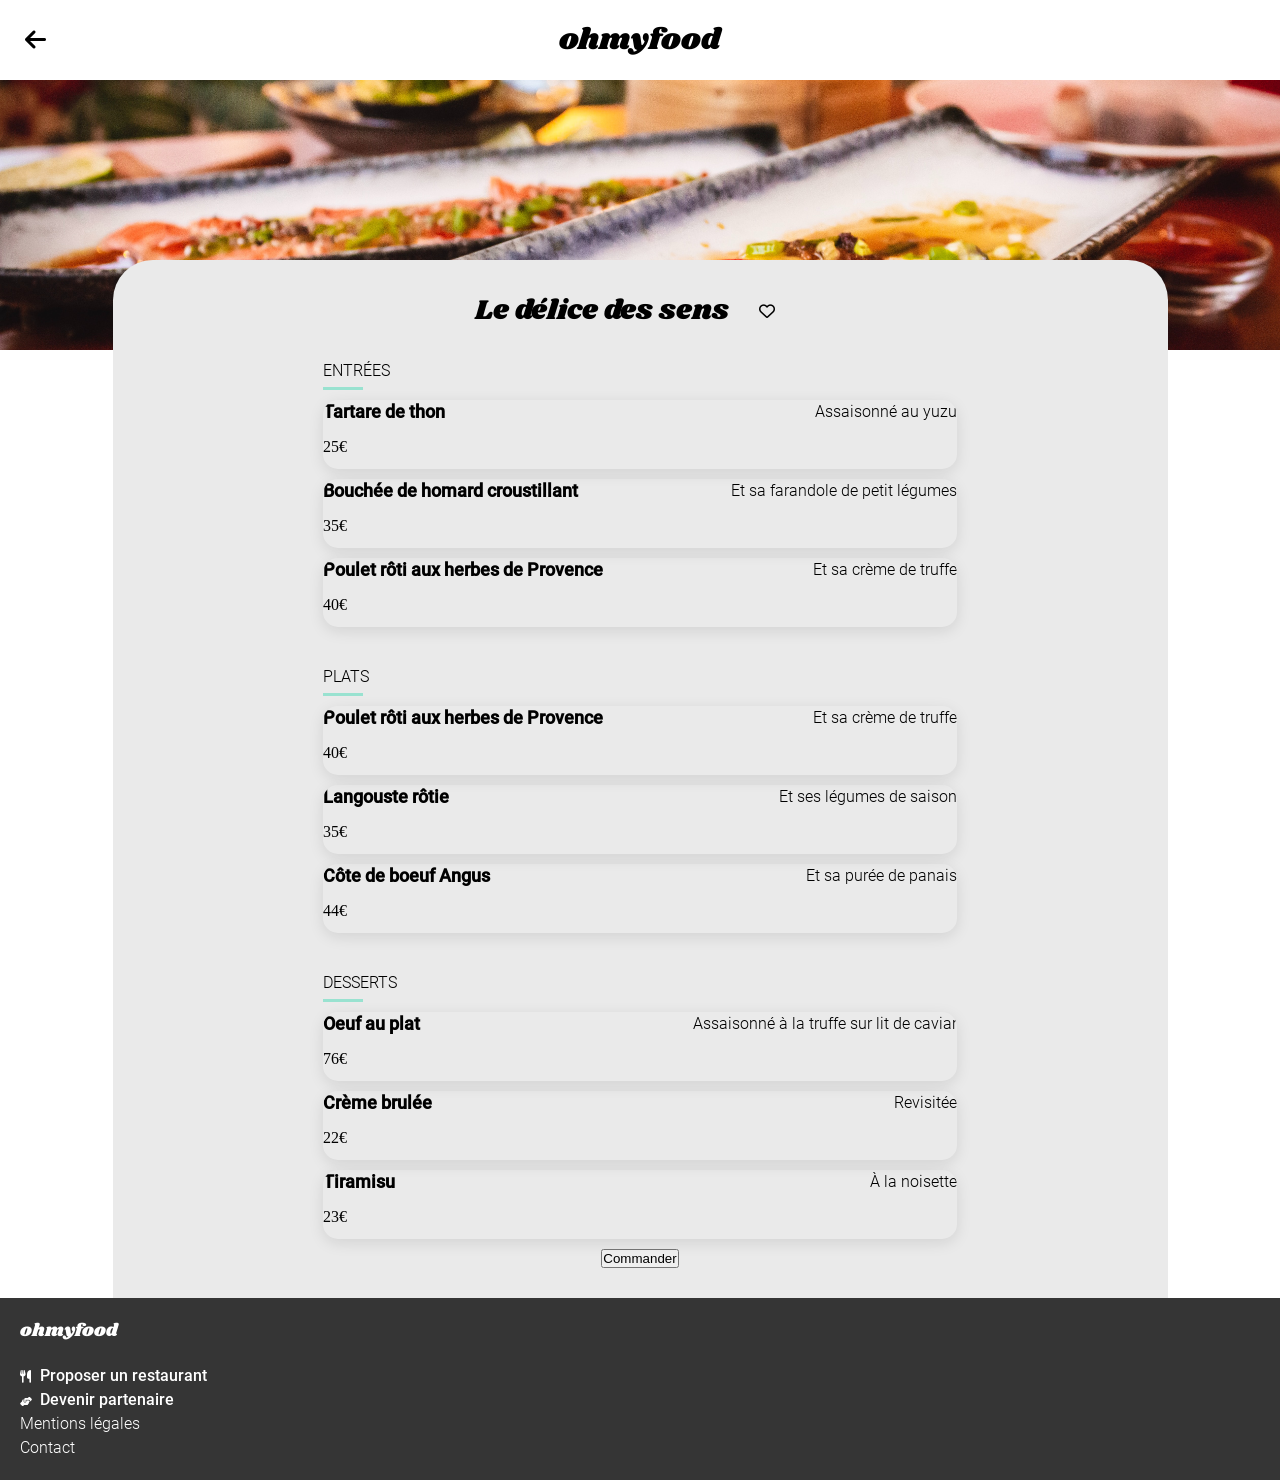
<file: pages/Le délice des sens.html>
<!DOCTYPE html>
<html lang="fr">
  <head>
    <meta charset="UTF-8" />
    <meta name="viewport" content="width=device-width, initial-scale=1.0" />
    <title>Le délice des sens</title>

    <link rel="stylesheet" href="../assets/styles/styles.css" />

    <link
      rel="stylesheet"
      href="https://cdnjs.cloudflare.com/ajax/libs/font-awesome/6.4.0/css/all.min.css"
      integrity="sha512-iecdLmaskl7CVkqkXNQ/ZH/XLlvWZOJyj7Yy7tcenmpD1ypASozpmT/E0iPtmFIB46ZmdtAc9eNBvH0H/ZpiBw=="
      crossorigin="anonymous"
      referrerpolicy="no-referrer"
    />
  </head>
  <body>
    <header>
      <div class="logo-container">
        <div class="go-back">
          <a href="../index.html">
            <i class="fa-solid fa-arrow-left"></i>
          </a>
        </div>
        <h1>ohmyfood</h1>
      </div>
      <div class="img-container">
        <div class="img-delice"></div>
      </div>
    </header>
    <main>
      <section class="menu">
        <div class="restaurant-name">
          <h2>Le délice des sens</h2>
          <i class="fa-regular fa-heart"></i>
        </div>
        <div class="starters">
          <h4>Entrées</h4>
          <div class="meal">
            <h3 class="meal-name">Tartare de thon</h3>
            <p class="meal-add">Assaisonné au yuzu</p>
            <span class="meal-price">25€</span>
          </div>
          <div class="meal">
            <h3 class="meal-name">Bouchée de homard croustillant</h3>
            <p class="meal-add">Et sa farandole de petit légumes</p>
            <span class="meal-price">35€</span>
          </div>
          <div class="meal">
            <h3 class="meal-name">Poulet rôti aux herbes de Provence</h3>
            <p class="meal-add">Et sa crème de truffe</p>
            <span class="meal-price">40€</span>
          </div>
        </div>
        <div class="dishes">
          <h4>Plats</h4>
          <div class="meal">
            <h3 class="meal-name">Poulet rôti aux herbes de Provence</h3>
            <p class="meal-add">Et sa crème de truffe</p>
            <span class="meal-price">40€</span>
          </div>
          <div class="meal">
            <h3 class="meal-name">Langouste rôtie</h3>
            <p class="meal-add">Et ses légumes de saison</p>
            <span class="meal-price">35€</span>
          </div>
          <div class="meal">
            <h3 class="meal-name">Côte de boeuf Angus</h3>
            <p class="meal-add">Et sa purée de panais</p>
            <span class="meal-price">44€</span>
          </div>
        </div>
        <div class="desserts">
          <h4>Desserts</h4>
          <div class="meal">
            <h3 class="meal-name">Oeuf au plat</h3>
            <p class="meal-add">Assaisonné à la truffe sur lit de caviar</p>
            <span class="meal-price">76€</span>
          </div>
          <div class="meal">
            <h3 class="meal-name">Crème brulée</h3>
            <p class="meal-add">Revisitée</p>
            <span class="meal-price">22€</span>
          </div>
          <div class="meal">
            <h3 class="meal-name">Tiramisu</h3>
            <p class="meal-add">À la noisette</p>
            <span class="meal-price">23€</span>
          </div>
        </div>
        <button>Commander</button>
      </section>
    </main>
    <footer>
      <h2>ohmyfood</h2>
      <ul>
        <li>
          <a href="#"
            ><i class="fa-solid fa-utensils"></i>Proposer un restaurant</a
          >
        </li>
        <li>
          <a href="#"
            ><i class="fa-solid fa-handshake-angle"></i>Devenir partenaire</a
          >
        </li>
        <li><a href="#">Mentions légales</a></li>
        <li>
          <a href="#mailto:ohmyfood@hotmail.fr">Contact</a>
        </li>
      </ul>
    </footer>
  </body>
</html>
</file>
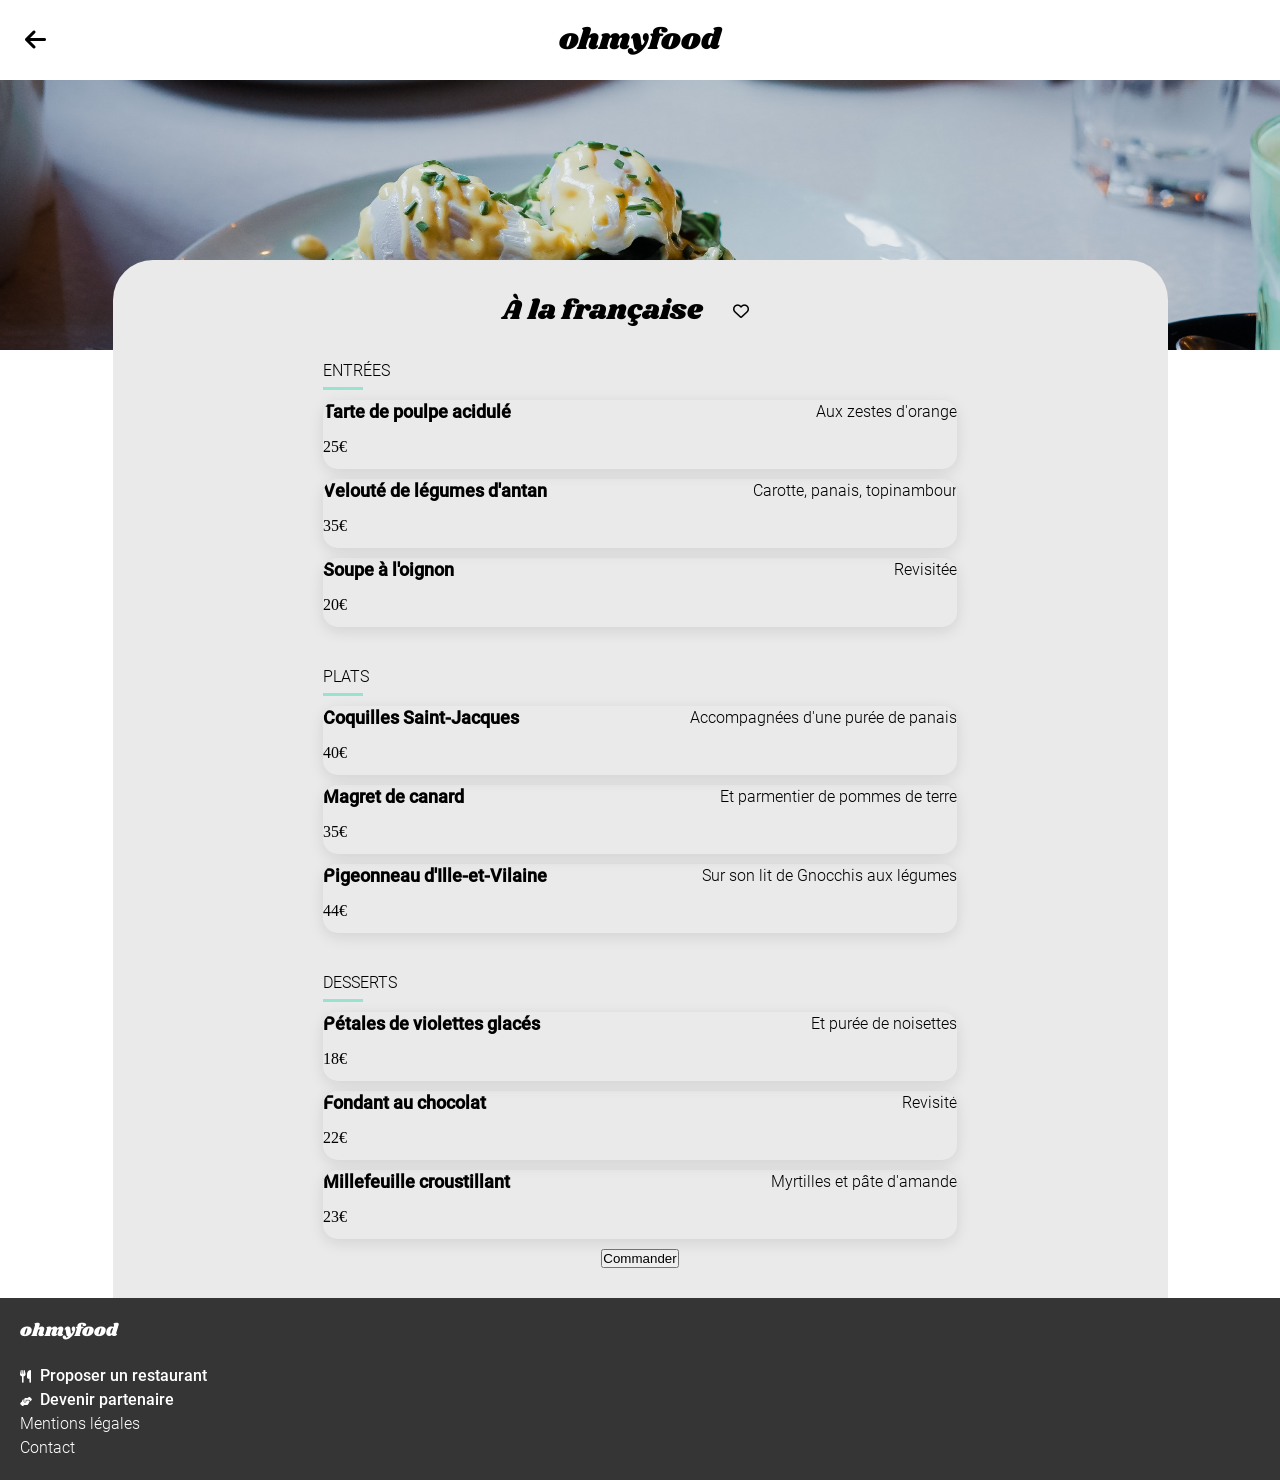
<file: pages/À la française.html>
<!DOCTYPE html>
<html lang="fr">
  <head>
    <meta charset="UTF-8" />
    <meta name="viewport" content="width=device-width, initial-scale=1.0" />
    <title>À la française</title>

    <link rel="stylesheet" href="../assets/styles/styles.css" />

    <link
      rel="stylesheet"
      href="https://cdnjs.cloudflare.com/ajax/libs/font-awesome/6.4.0/css/all.min.css"
      integrity="sha512-iecdLmaskl7CVkqkXNQ/ZH/XLlvWZOJyj7Yy7tcenmpD1ypASozpmT/E0iPtmFIB46ZmdtAc9eNBvH0H/ZpiBw=="
      crossorigin="anonymous"
      referrerpolicy="no-referrer"
    />
  </head>
  <body>
    <header>
      <div class="logo-container">
        <div class="go-back">
          <a href="../index.html">
            <i class="fa-solid fa-arrow-left"></i>
          </a>
        </div>
        <h1>ohmyfood</h1>
      </div>
      <div class="img-container">
        <div class="img-francaise"></div>
      </div>
    </header>
    <main>
      <section class="menu">
        <div class="restaurant-name">
          <h2>À la française</h2>
          <i class="fa-regular fa-heart"></i>
        </div>
        <div class="starters">
          <h4>Entrées</h4>
          <div class="meal">
            <h3 class="meal-name">Tarte de poulpe acidulé</h3>
            <p class="meal-add">Aux zestes d'orange</p>
            <span class="meal-price">25€</span>
          </div>
          <div class="meal">
            <h3 class="meal-name">Velouté de légumes d'antan</h3>
            <p class="meal-add">Carotte, panais, topinambour</p>
            <span class="meal-price">35€</span>
          </div>
          <div class="meal">
            <h3 class="meal-name">Soupe à l'oignon</h3>
            <p class="meal-add">Revisitée</p>
            <span class="meal-price">20€</span>
          </div>
        </div>
        <div class="dishes">
          <h4>Plats</h4>
          <div class="meal">
            <h3 class="meal-name">Coquilles Saint-Jacques</h3>
            <p class="meal-add">Accompagnées d'une purée de panais</p>
            <span class="meal-price">40€</span>
          </div>
          <div class="meal">
            <h3 class="meal-name">Magret de canard</h3>
            <p class="meal-add">Et parmentier de pommes de terre</p>
            <span class="meal-price">35€</span>
          </div>
          <div class="meal">
            <h3 class="meal-name">Pigeonneau d'Ille-et-Vilaine</h3>
            <p class="meal-add">Sur son lit de Gnocchis aux légumes</p>
            <span class="meal-price">44€</span>
          </div>
        </div>
        <div class="desserts">
          <h4>Desserts</h4>
          <div class="meal">
            <h3 class="meal-name">Pétales de violettes glacés</h3>
            <p class="meal-add">Et purée de noisettes</p>
            <span class="meal-price">18€</span>
          </div>
          <div class="meal">
            <h3 class="meal-name">Fondant au chocolat</h3>
            <p class="meal-add">Revisité</p>
            <span class="meal-price">22€</span>
          </div>
          <div class="meal">
            <h3 class="meal-name">Millefeuille croustillant</h3>
            <p class="meal-add">Myrtilles et pâte d'amande</p>
            <span class="meal-price">23€</span>
          </div>
        </div>
        <button>Commander</button>
      </section>
    </main>
    <footer>
      <h2>ohmyfood</h2>
      <ul>
        <li>
          <a href="#"
            ><i class="fa-solid fa-utensils"></i>Proposer un restaurant</a
          >
        </li>
        <li>
          <a href="#"
            ><i class="fa-solid fa-handshake-angle"></i>Devenir partenaire</a
          >
        </li>
        <li><a href="#">Mentions légales</a></li>
        <li>
          <a href="#mailto:ohmyfood@hotmail.fr">Contact</a>
        </li>
      </ul>
    </footer>
  </body>
</html>
</file>
<file: assets/styles/styles.css>
@font-face {
  font-family: "RobotoLight";
  src: url("../fonts/Roboto/Roboto-Light.ttf");
}
@font-face {
  font-family: "RobotoMedium";
  src: url("../fonts/Roboto/Roboto-Medium.ttf");
}
@font-face {
  font-family: "RobotoBold";
  src: url("../fonts/Roboto/Roboto-Bold.ttf");
}
@font-face {
  font-family: "Shrikhand";
  src: url("../fonts/Shrikhand/Shrikhand-Regular.ttf");
}
* {
  margin: 0;
  padding: 0;
  box-sizing: border-box;
  list-style: none;
  text-decoration: none;
  color: black;
}
* h1 {
  font-family: "Shrikhand", sans-serif;
  font-size: 1.875rem;
  font-weight: 400;
}
* h2 {
  font-family: "RobotoBold", sans-serif;
  font-size: 1.5rem;
}
* h3 {
  font-family: "RobotoMedium", sans-serif;
  font-size: 1.125rem;
}
* p {
  font-family: "RobotoLight", sans-serif;
}

.loader {
  position: fixed;
  top: 0;
  left: 0;
  width: 100vw;
  height: 100vh;
  background: #99E2D0;
  z-index: 1;
  display: flex;
  justify-content: center;
  align-items: center;
  opacity: 1;
  visibility: visible;
  animation: loaderFade 1.5s ease forwards;
  animation-iteration-count: 1;
}
.loader::after {
  content: "";
  height: 75px;
  width: 75px;
  border: 35px solid #9356DC;
  border-top: 35px solid #FF79DA;
  z-index: 2;
  animation: loading 2s ease-in-out infinite;
}
@keyframes loading {
  0% {
    transform: rotate(0deg);
  }
  25% {
    transform: rotate(90deg);
  }
  50% {
    transform: rotate(180deg);
  }
  75% {
    transform: rotate(270deg);
  }
  100% {
    transform: rotate(360deg);
  }
}
@keyframes loaderFade {
  0% {
    background: white;
    opacity: 1;
    visibility: visible;
  }
  10% {
    opacity: 1;
    visibility: visible;
  }
  80% {
    opacity: 1;
    visibility: visible;
  }
  100% {
    opacity: 0;
    visibility: hidden;
  }
}

.big-button {
  margin-top: 20px;
  cursor: pointer;
  color: white;
  background: linear-gradient(0deg, rgb(147, 86, 220) 0%, rgb(255, 121, 218) 100%);
  padding: 15px 20px;
  border: none;
  border-radius: 25px;
  box-shadow: 0 4px 10px 0 rgba(0, 0, 0, 0.25);
  transition: 0.2s;
}
.big-button:hover {
  opacity: 0.9;
  box-shadow: 0px 4px 15px 0px rgba(0, 0, 0, 0.35);
}

.new {
  cursor: pointer;
  background: #99E2D0;
  color: #008766;
  font-size: 0.875rem;
  box-shadow: 0 2px 4px 0 rgba(0, 0, 0, 0.15);
  width: -moz-fit-content;
  width: fit-content;
  padding: 5px 10px;
  border-radius: 2px;
  font-family: "RobotoMedium", sans-serif;
  position: absolute;
  top: 8%;
  right: 5%;
  border: none;
}

.like {
  border: none;
  background: none;
  position: relative;
  height: 100%;
}
.like i {
  transition: 0.2s;
  cursor: pointer;
  font-size: 1.5rem;
  position: absolute;
  left: -40px;
  top: 50%;
  transform: translate(-50%, -50%);
}
.like .empty {
  opacity: 1;
}
.like .empty:hover {
  opacity: 0;
}
.like .full {
  opacity: 0;
}
.like .full:hover {
  opacity: 1;
  background: linear-gradient(0deg, rgb(255, 121, 218) 0%, rgb(147, 86, 220) 100%);
  -webkit-background-clip: text;
  -webkit-text-fill-color: transparent;
}

.card {
  background: white;
  border-radius: 15px;
  height: 240px;
  margin-bottom: 20px;
}
.card .img-container {
  position: relative;
  height: 75%;
  border-radius: 15px 15px 0 0;
}
.card .content {
  height: 25%;
  display: flex;
  justify-content: space-between;
  align-items: center;
  padding: 0 0 0 15px;
}

.card-1 .img-container {
  background: url(./../img/restaurants/jay-wennington-N_Y88TWmGwA-unsplash.jpg) center/cover;
}

.card-2 .img-container {
  background: url(./../img/restaurants/stil-u2Lp8tXIcjw-unsplash.jpg) center/cover;
}

.card-3 .img-container {
  background: url(./../img/restaurants/toa-heftiba-DQKerTsQwi0-unsplash.jpg) center/cover;
}

.card-4 .img-container {
  background: url(./../img/restaurants/louis-hansel-shotsoflouis-qNBGVyOCY8Q-unsplash.jpg) center/cover;
}

header .logo-container {
  display: flex;
  justify-content: center;
  align-items: center;
  height: 63px;
}
@media screen and (min-width: 770px) {
  header .logo-container {
    height: 80px;
  }
}
@media screen and (min-width: 1438px) {
  header .logo-container {
    height: 96px;
  }
}
header .location-container {
  display: flex;
  justify-content: center;
  align-items: center;
  gap: 17px;
  height: 50px;
  background: #EAEAEA;
}
header .location-container i {
  color: #353535;
}
header .location-container input {
  font-family: "RobotoMedium", sans-serif;
  background: none;
  border: none;
  width: 100px;
  padding: 5px;
  color: #353535;
}
header .location-container input::-moz-placeholder {
  color: #353535;
  opacity: 1;
}
header .location-container input::placeholder {
  color: #353535;
  opacity: 1;
}

footer {
  background: #353535;
  padding: 20px;
}
@media screen and (min-width: 1438px) {
  footer {
    position: relative;
    padding: 60px 25px 30px;
  }
}
footer h2 {
  font-family: "Shrikhand", sans-serif;
  font-weight: 400;
  font-size: 1.125rem;
  color: white;
  margin-bottom: 20px;
}
@media screen and (min-width: 1438px) {
  footer h2 {
    position: absolute;
    right: 5%;
  }
}
@media screen and (min-width: 1438px) {
  footer ul {
    display: flex;
    gap: 16px;
    justify-content: center;
    margin-left: 300px;
  }
}
footer ul li {
  line-height: 1.5rem;
}
footer ul li i {
  font-size: 0.8rem;
  color: white;
  width: 20px;
}
footer ul li:nth-child(2) i {
  font-size: 0.6rem;
}
footer ul li a {
  font-family: "RobotoMedium", sans-serif;
  font-size: 1rem;
  color: white;
}
footer ul :nth-child(3) a, footer ul :nth-child(4) a {
  font-family: "RobotoLight", sans-serif;
  font-weight: 400;
}

.intro {
  text-align: center;
  padding: 30px;
  background: #F6F6F6;
}
.intro h2 {
  margin-bottom: 20px;
}
@media screen and (min-width: 770px) {
  .intro h2 {
    font-size: 2rem;
  }
}
@media screen and (min-width: 1438px) {
  .intro h2 {
    font-size: 2.5rem;
  }
}
.intro p {
  margin-bottom: 20px;
  color: #353535;
  font-size: 1.125rem;
}

.functioning {
  padding: 30px;
}
@media screen and (min-width: 770px) {
  .functioning {
    padding: 40px 120px;
  }
}
@media screen and (min-width: 1000px) {
  .functioning {
    padding: 40px;
  }
}
@media screen and (min-width: 1438px) {
  .functioning {
    padding: 50px 180px;
  }
}
.functioning h2 {
  margin-bottom: 30px;
}
.functioning .steps {
  display: flex;
  justify-content: center;
  align-items: center;
  flex-direction: column;
  gap: 25px;
}
@media screen and (min-width: 1000px) {
  .functioning .steps {
    flex-direction: row;
  }
}
@media screen and (min-width: 1438px) {
  .functioning .steps {
    flex-direction: row;
  }
}
.functioning .steps .step {
  display: flex;
  align-items: center;
  background: #F6F6F6;
  border-radius: 20px;
  box-shadow: 0 4px 15px 0 rgba(0, 0, 0, 0.15);
  position: relative;
  width: 100%;
  padding: 20px;
  margin-left: 10px;
}
.functioning .steps .step i {
  color: #7E7E7E;
  width: 40px;
  margin-left: 10px;
}
.functioning .steps .step:nth-child(3) i {
  color: #9356DC;
}
.functioning .steps .step span {
  position: absolute;
  left: 0px;
  top: 50%;
  transform: translate(-50%, -50%);
  background: #9356DC;
  padding: 10px;
  height: 24px;
  width: 24px;
  border-radius: 50px;
  display: flex;
  justify-content: center;
  align-items: center;
  color: white;
  font-size: 0.886rem;
  font-family: "RobotoMedium", sans-serif;
}
.functioning .steps .step h3 {
  font-size: 1rem;
}

.restaurants {
  padding: 50px 20px;
  background: #F6F6F6;
}
@media screen and (min-width: 770px) {
  .restaurants {
    padding: 50px 120px;
  }
}
@media screen and (min-width: 1000px) {
  .restaurants {
    padding: 40px;
  }
}
@media screen and (min-width: 1438px) {
  .restaurants {
    padding: 50px 180px 14px;
  }
}
.restaurants h2 {
  margin-bottom: 30px;
}
.restaurants .cards-container {
  display: flex;
  justify-content: center;
  align-items: center;
  flex-direction: column;
}
@media screen and (min-width: 770px) {
  .restaurants .cards-container {
    flex-direction: row;
    flex-wrap: wrap;
    gap: 28px;
    justify-content: space-between;
  }
}
@media screen and (min-width: 1438px) {
  .restaurants .cards-container {
    flex-direction: row;
    flex-wrap: wrap;
    gap: 28px;
    justify-content: space-between;
  }
}
.restaurants .cards-container a {
  width: 100%;
}
@media screen and (min-width: 1000px) {
  .restaurants .cards-container a {
    width: 48%;
  }
}
header .logo-container {
  position: relative;
}
header .logo-container .go-back {
  height: 100%;
  width: 70px;
  position: absolute;
  top: 0;
  left: 0;
  display: flex;
  justify-content: center;
  align-items: center;
  font-size: 1.5rem;
}
header .img-container {
  height: 20vh;
  width: 100%;
}
header .img-container .img-palette {
  background: url(./../img/restaurants/jay-wennington-N_Y88TWmGwA-unsplash.jpg) center/cover;
  width: 100%;
  height: 30vh;
}
header .img-container .img-delice {
  background: url(./../img/restaurants/louis-hansel-shotsoflouis-qNBGVyOCY8Q-unsplash.jpg) center/cover;
  width: 100%;
  height: 30vh;
}
header .img-container .img-note {
  background: url(./../img/restaurants/stil-u2Lp8tXIcjw-unsplash.jpg) center/cover;
  width: 100%;
  height: 30vh;
}
header .img-container .img-francaise {
  background: url(./../img/restaurants/toa-heftiba-DQKerTsQwi0-unsplash.jpg) center/cover;
  width: 100%;
  height: 30vh;
}

.menu {
  max-width: 1055px;
  margin: 0 auto;
  background: #EAEAEA;
  border-radius: 40px 40px 0 0;
  padding: 30px 10px;
  display: flex;
  flex-direction: column;
  align-items: center;
}
.menu .restaurant-name {
  display: flex;
  align-items: center;
  justify-content: space-between;
  padding-right: 30px;
  width: 100%;
  gap: 30px;
}
@media screen and (min-width: 766px) {
  .menu .restaurant-name {
    justify-content: center;
  }
}
.menu .restaurant-name h2 {
  font-family: "Shrikhand", sans-serif;
  font-weight: 400;
  font-size: 1.75rem;
}
.menu .starters, .menu .dishes, .menu .desserts {
  width: 100%;
  max-width: 634px;
  margin: 0 auto;
}
.menu .starters h4, .menu .dishes h4, .menu .desserts h4 {
  font-family: "RobotoLight", sans-serif;
  font-weight: 300;
  position: relative;
  margin: 30px 0 20px;
  text-transform: uppercase;
}
.menu .starters h4::after, .menu .dishes h4::after, .menu .desserts h4::after {
  content: "";
  position: absolute;
  height: 3px;
  width: 40px;
  background: #99E2D0;
  bottom: -10px;
  left: 0;
}
.menu .starters .meal, .menu .dishes .meal, .menu .desserts .meal {
  overflow: hidden;
  display: grid;
  grid-template-columns: 1fr auto;
  height: 69px;
  justify-content: space-between;
  cursor: pointer;
  border-radius: 15px;
  color: white;
  box-shadow: 0 4px 15px 0 rgba(0, 0, 0, 0.1);
  position: relative;
  line-height: 1.5rem;
  margin-bottom: 10px;
  opacity: 0;
  transform: translateY(20px);
  animation: fadeInUp 0.5s ease-out forwards;
}
.menu .starters .meal:nth-child(2), .menu .dishes .meal:nth-child(2), .menu .desserts .meal:nth-child(2) {
  animation-delay: 0.2s;
}
.menu .starters .meal:nth-child(3), .menu .dishes .meal:nth-child(3), .menu .desserts .meal:nth-child(3) {
  animation-delay: 0.4s;
}
.menu .starters .meal:nth-child(4), .menu .dishes .meal:nth-child(4), .menu .desserts .meal:nth-child(4) {
  animation-delay: 0.6s;
}
.menu .starters .meal:nth-child(5), .menu .dishes .meal:nth-child(5), .menu .desserts .meal:nth-child(5) {
  animation-delay: 0.8s;
}
.menu .starters .meal:hover .meal-check, .menu .dishes .meal:hover .meal-check, .menu .desserts .meal:hover .meal-check {
  transform: translateX(-59px);
  position: relative;
}
.menu .starters .meal:hover .meal-check .meal-checked, .menu .dishes .meal:hover .meal-check .meal-checked, .menu .desserts .meal:hover .meal-check .meal-checked {
  visibility: visible;
}
.menu .starters .meal .meal-txt, .menu .dishes .meal .meal-txt, .menu .desserts .meal .meal-txt {
  white-space: nowrap;
  overflow: hidden;
  padding: 15px;
  position: relative;
}
.menu .starters .meal .meal-txt h3, .menu .dishes .meal .meal-txt h3, .menu .desserts .meal .meal-txt h3 {
  font-weight: 500;
  text-align: left;
}
.menu .starters .meal .meal-txt p, .menu .dishes .meal .meal-txt p, .menu .desserts .meal .meal-txt p {
  font-size: 15px;
  text-align: left;
}
.menu .starters .meal .meal-txt h3, .menu .starters .meal .meal-txt p, .menu .dishes .meal .meal-txt h3, .menu .dishes .meal .meal-txt p, .menu .desserts .meal .meal-txt h3, .menu .desserts .meal .meal-txt p {
  white-space: nowrap;
  overflow: hidden;
  text-overflow: ellipsis;
}
.menu .starters .meal .meal-check, .menu .dishes .meal .meal-check, .menu .desserts .meal .meal-check {
  position: absolute;
  right: 0;
  transition: 0.5s;
  height: 100%;
  display: flex;
  align-items: flex-end;
}
.menu .starters .meal .meal-check .meal-price, .menu .dishes .meal .meal-check .meal-price, .menu .desserts .meal .meal-check .meal-price {
  width: 51px;
  font-weight: 700;
  font-family: "RobotoMedium", sans-serif;
  font-size: 15px;
  padding: 0 15px 6px 9px;
  transform: translateX(59px);
  background: #EAEAEA;
}
.menu .starters .meal .meal-check .meal-checked, .menu .dishes .meal .meal-check .meal-checked, .menu .desserts .meal .meal-check .meal-checked {
  display: flex;
  justify-content: center;
  align-items: center;
  height: 69px;
  width: 59px;
  border-radius: 0 15px 15px 0;
  background: #99E2D0;
  transform: translateX(59px);
}
.menu .starters .meal .meal-check .meal-checked i, .menu .dishes .meal .meal-check .meal-checked i, .menu .desserts .meal .meal-check .meal-checked i {
  color: white;
  font-size: 1.25rem;
}
.menu .big-button {
  padding: 15px 45px;
}
.menu .like {
  left: 30px;
}
@media screen and (min-width: 766px) {
  .menu .like {
    margin-left: 30px;
  }
}

@keyframes fadeInUp {
  0% {
    opacity: 0;
    transform: translateY(20px);
  }
  100% {
    opacity: 1;
    transform: translateY(0);
  }
}/*# sourceMappingURL=styles.css.map */
</file>
<file: Projet 3 ohmyfood/assets/styles/styles.css>
@font-face {
  font-family: "RobotoLight";
  src: url("../fonts/Roboto/Roboto-Light.ttf");
}
@font-face {
  font-family: "RobotoMedium";
  src: url("../fonts/Roboto/Roboto-Medium.ttf");
}
@font-face {
  font-family: "RobotoBold";
  src: url("../fonts/Roboto/Roboto-Bold.ttf");
}
@font-face {
  font-family: "Shrikhand";
  src: url("../fonts/Shrikhand/Shrikhand-Regular.ttf");
}
* {
  margin: 0;
  padding: 0;
  box-sizing: border-box;
  list-style: none;
  text-decoration: none;
  color: black;
}
* h1 {
  font-family: "Shrikhand", sans-serif;
  font-size: 1.875rem;
  font-weight: 400;
}
* h2 {
  font-family: "RobotoBold", sans-serif;
  font-size: 1.5rem;
}
* h3 {
  font-family: "RobotoMedium", sans-serif;
  font-size: 1.125rem;
}
* p {
  font-family: "RobotoLight", sans-serif;
}

button {
  cursor: pointer;
  color: white;
  background: rgb(147, 86, 220);
  background: linear-gradient(0deg, rgb(147, 86, 220) 0%, rgb(255, 121, 218) 100%);
  padding: 15px 20px;
  border: none;
  border-radius: 25px;
  box-shadow: 0 4px 10px 0 rgba(0, 0, 0, 0.25);
}

.card {
  background: white;
  border-radius: 15px;
  height: 240px;
  margin-bottom: 20px;
}
.card .img-container {
  position: relative;
  height: 75%;
  border-radius: 15px 15px 0 0;
}
.card .img-container .new {
  background: #99E2D0;
  color: #008766;
  font-size: 0.875rem;
  box-shadow: 0 2px 4px 0 rgba(0, 0, 0, 0.15);
  width: -moz-fit-content;
  width: fit-content;
  padding: 5px 10px;
  border-radius: 2px;
  font-family: "RobotoMedium", sans-serif;
  position: absolute;
  top: 8%;
  right: 5%;
}
.card .content {
  height: 25%;
  display: flex;
  justify-content: space-between;
  align-items: center;
  padding: 0 30px 0 15px;
}

.card-1 .img-container {
  background: url(./../img/restaurants/jay-wennington-N_Y88TWmGwA-unsplash.jpg) center/cover;
}

.card-2 .img-container {
  background: url(./../img/restaurants/stil-u2Lp8tXIcjw-unsplash.jpg) center/cover;
}

.card-3 .img-container {
  background: url(./../img/restaurants/toa-heftiba-DQKerTsQwi0-unsplash.jpg) center/cover;
}

.card-4 .img-container {
  background: url(./../img/restaurants/louis-hansel-shotsoflouis-qNBGVyOCY8Q-unsplash.jpg) center/cover;
}

header .logo-container {
  display: flex;
  justify-content: center;
  align-items: center;
  height: 63px;
}
@media screen and (min-width: 770px) {
  header .logo-container {
    height: 80px;
  }
}
@media screen and (min-width: 1438px) {
  header .logo-container {
    height: 96px;
  }
}
header .location-container {
  display: flex;
  justify-content: center;
  align-items: center;
  gap: 17px;
  height: 50px;
  background: #EAEAEA;
}
header .location-container i {
  color: #353535;
}
header .location-container input {
  font-family: "RobotoMedium", sans-serif;
  background: none;
  border: none;
  width: 100px;
  padding: 5px;
  color: #353535;
}
header .location-container input::-moz-placeholder {
  color: #353535;
  opacity: 1;
}
header .location-container input::placeholder {
  color: #353535;
  opacity: 1;
}

footer {
  background: #353535;
  padding: 20px;
}
@media screen and (min-width: 1438px) {
  footer {
    position: relative;
    padding: 60px 25px 30px;
  }
}
footer h2 {
  font-family: "Shrikhand", sans-serif;
  font-weight: 400;
  font-size: 1.125rem;
  color: white;
  margin-bottom: 20px;
}
@media screen and (min-width: 1438px) {
  footer h2 {
    position: absolute;
    right: 5%;
  }
}
@media screen and (min-width: 1438px) {
  footer ul {
    display: flex;
    gap: 16px;
    justify-content: center;
    margin-left: 300px;
  }
}
footer ul li {
  line-height: 1.5rem;
}
footer ul li i {
  font-size: 0.8rem;
  color: white;
  width: 20px;
}
footer ul li:nth-child(2) i {
  font-size: 0.6rem;
}
footer ul li a {
  font-family: "RobotoMedium", sans-serif;
  font-size: 1rem;
  color: white;
}
footer ul :nth-child(3) a, footer ul :nth-child(4) a {
  font-family: "RobotoLight", sans-serif;
  font-weight: 400;
}

.intro {
  text-align: center;
  padding: 30px;
  background: #F6F6F6;
}
.intro h2 {
  margin-bottom: 20px;
}
@media screen and (min-width: 770px) {
  .intro h2 {
    font-size: 2rem;
  }
}
@media screen and (min-width: 1438px) {
  .intro h2 {
    font-size: 2.5rem;
  }
}
.intro p {
  margin-bottom: 20px;
  color: #353535;
  font-size: 1.125rem;
}

.functioning {
  padding: 30px;
}
@media screen and (min-width: 770px) {
  .functioning {
    padding: 40px 120px;
  }
}
@media screen and (min-width: 1000px) {
  .functioning {
    padding: 40px;
  }
}
@media screen and (min-width: 1438px) {
  .functioning {
    padding: 50px 180px;
  }
}
.functioning h2 {
  margin-bottom: 30px;
}
.functioning .steps {
  display: flex;
  justify-content: center;
  align-items: center;
  flex-direction: column;
  gap: 25px;
}
@media screen and (min-width: 1000px) {
  .functioning .steps {
    flex-direction: row;
  }
}
@media screen and (min-width: 1438px) {
  .functioning .steps {
    flex-direction: row;
  }
}
.functioning .steps .step {
  display: flex;
  align-items: center;
  background: #F6F6F6;
  border-radius: 20px;
  box-shadow: 0 4px 15px 0 rgba(0, 0, 0, 0.15);
  position: relative;
  width: 100%;
  padding: 20px;
  margin-left: 10px;
}
.functioning .steps .step i {
  color: #7E7E7E;
  width: 40px;
  margin-left: 10px;
}
.functioning .steps .step span {
  position: absolute;
  left: 0px;
  top: 50%;
  transform: translate(-50%, -50%);
  background: #9356DC;
  padding: 10px;
  height: 24px;
  width: 24px;
  border-radius: 50px;
  display: flex;
  justify-content: center;
  align-items: center;
  color: white;
  font-size: 0.886rem;
  font-family: "RobotoMedium", sans-serif;
}
.functioning .steps .step h3 {
  font-size: 1rem;
}

.restaurants {
  padding: 50px 20px;
  background: #F6F6F6;
}
@media screen and (min-width: 770px) {
  .restaurants {
    padding: 50px 120px;
  }
}
@media screen and (min-width: 1000px) {
  .restaurants {
    padding: 40px;
  }
}
@media screen and (min-width: 1438px) {
  .restaurants {
    padding: 50px 180px 14px;
  }
}
.restaurants h2 {
  margin-bottom: 30px;
}
.restaurants .cards-container {
  display: flex;
  justify-content: center;
  align-items: center;
  flex-direction: column;
}
@media screen and (min-width: 770px) {
  .restaurants .cards-container {
    flex-direction: row;
    flex-wrap: wrap;
    gap: 28px;
    justify-content: space-between;
  }
}
@media screen and (min-width: 1438px) {
  .restaurants .cards-container {
    flex-direction: row;
    flex-wrap: wrap;
    gap: 28px;
    justify-content: space-between;
  }
}
.restaurants .cards-container a {
  width: 100%;
}
@media screen and (min-width: 1000px) {
  .restaurants .cards-container a {
    width: 48%;
  }
}
header .logo-container {
  position: relative;
}
header .logo-container .go-back {
  height: 100%;
  width: 70px;
  position: absolute;
  top: 0;
  left: 0;
  display: flex;
  justify-content: center;
  align-items: center;
  font-size: 1.5rem;
}
header .img-container {
  height: 30vh;
  width: 100%;
}
header .img-container .img-palette {
  background: url(./../img/restaurants/jay-wennington-N_Y88TWmGwA-unsplash.jpg) center/cover;
  width: 100%;
  height: 40vh;
}
header .img-container .img-delice {
  background: url(./../img/restaurants/louis-hansel-shotsoflouis-qNBGVyOCY8Q-unsplash.jpg) center/cover;
  width: 100%;
  height: 40vh;
}
header .img-container .img-note {
  background: url(./../img/restaurants/stil-u2Lp8tXIcjw-unsplash.jpg) center/cover;
  width: 100%;
  height: 40vh;
}
header .img-container .img-francaise {
  background: url(./../img/restaurants/toa-heftiba-DQKerTsQwi0-unsplash.jpg) center/cover;
  width: 100%;
  height: 40vh;
}

.menu {
  max-width: 1055px;
  margin: 0 auto;
  background: #EAEAEA;
  border-radius: 40px 40px 0 0;
  padding: 30px 10px;
  display: flex;
  flex-direction: column;
  align-items: center;
}
.menu .restaurant-name {
  display: flex;
  align-items: center;
  justify-content: space-between;
  padding-right: 30px;
  width: 100%;
  gap: 30px;
}
@media screen and (min-width: 766px) {
  .menu .restaurant-name {
    justify-content: center;
  }
}
.menu .restaurant-name h2 {
  font-family: "Shrikhand", sans-serif;
  font-weight: 400;
  font-size: 1.75rem;
}
.menu .restaurant-name i {
  font-size: 1.5rem;
}
.menu .starters, .menu .dishes, .menu .desserts {
  width: 100%;
  max-width: 634px;
  margin: 0 auto;
}
.menu .starters h4, .menu .dishes h4, .menu .desserts h4 {
  font-family: "RobotoLight", sans-serif;
  font-weight: 300;
  position: relative;
  margin: 30px 0 20px;
  text-transform: uppercase;
}
.menu .starters h4::after, .menu .dishes h4::after, .menu .desserts h4::after {
  content: "";
  position: absolute;
  height: 3px;
  width: 40px;
  background: #99E2D0;
  bottom: -10px;
  left: 0;
  z-index: 1000;
}
.menu .starters .meal, .menu .dishes .meal, .menu .desserts .meal {
  padding: 10px;
  border-radius: 15px;
  color: white;
  box-shadow: 0 4px 15px 0 rgba(0, 0, 0, 0.1);
  position: relative;
  line-height: 1.5rem;
  margin-bottom: 10px;
}
.menu .starters .meal h3, .menu .dishes .meal h3, .menu .desserts .meal h3 {
  font-weight: 500;
}
.menu .starters .meal p, .menu .dishes .meal p, .menu .desserts .meal p {
  font-size: 15px;
}
.menu .starters .meal span, .menu .dishes .meal span, .menu .desserts .meal span {
  position: absolute;
  right: 5%;
  bottom: 15%;
  font-weight: 700;
  font-family: "RobotoMedium", sans-serif;
  font-size: 15px;
}
.menu button {
  margin-top: 20px;
  padding: 15px 45px;
}/*# sourceMappingURL=styles.css.map */
</file>
